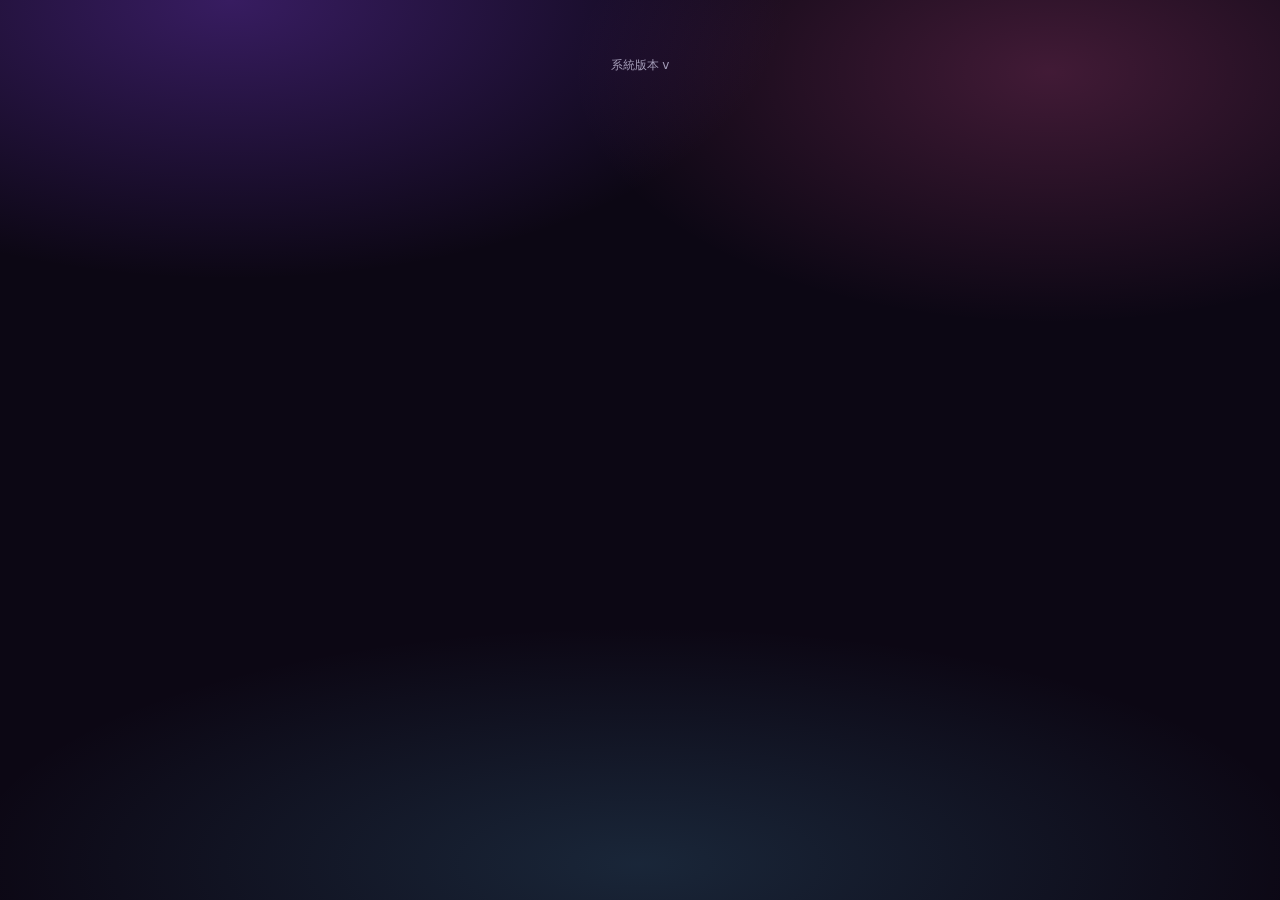
<file: web/index.html>
<!DOCTYPE html>
<html lang="zh-Hant">
<head>
<meta charset="utf-8">
<meta name="viewport" content="width=device-width, initial-scale=1">
<title>流量監控</title>
<!-- 外觀切換。這段必須在 <head> 內同步執行(不能搬進 js/,也不能加 defer):
     頁面一開始畫之前就要把正確的 CSS 掛上,晚一步會先閃一下預設色再跳成使用者選的。
     另外 core/routes.py 只載入「有配對 partials/xxx.html」的 js,單獨一支 theme.js
     不會被注入,所以這段就放在這裡。選單本身由下方 #themepick 的 script 生成。
     選擇同時存 localStorage(擋開頁閃色)與伺服器偏好(換瀏覽器仍在,伺服器為準)。 -->
<link rel="stylesheet" href="style.css" id="themecss">
<script>
// 三種外觀:深色(預設)、淺色、原版。前兩者共用 style.css(靠 <html data-theme> 切換
// token),原版是換掉整支 CSS 檔 —— 它是套用新樣式前的設計,完整保留在 style-classic.css。
var THEMES = [
  { id: "dark",    label: "深色",  css: "style.css",         attr: "dark"  },
  { id: "light",   label: "淺色",  css: "style.css",         attr: "light" },
  { id: "classic", label: "原版",  css: "style-classic.css", attr: ""      },
];
// 目前套用中的外觀 id。給 loadMonitorConfig 判斷「伺服器沒存過時要種哪個值」用。
function currentTheme() {
  var attr = document.documentElement.getAttribute("data-theme");
  var css = document.getElementById("themecss").getAttribute("href");
  var t = THEMES.find(function (x) { return x.css === css && x.attr === (attr || ""); });
  return (t || THEMES[0]).id;
}
// 套用外觀。save=false 用於「從伺服器讀回來的值」—— 那是既有設定,不需要再寫回去。
function applyTheme(id, save) {
  var t = THEMES.find(function (x) { return x.id === id; }) || THEMES[0];
  var link = document.getElementById("themecss");
  // 只在真的換檔時才改 href:重設成同一個值會讓瀏覽器重新抓一次 CSS,畫面閃一下。
  if (link && link.getAttribute("href") !== t.css) link.setAttribute("href", t.css);
  if (t.attr) document.documentElement.setAttribute("data-theme", t.attr);
  else document.documentElement.removeAttribute("data-theme");
  // 回頭同步選單:設 select 的值,自繪按鈕與勾選由 enhanceSelect 的
  // MutationObserver/refreshPicker 跟上(開頁最早期呼叫時選單還沒建好,略過)。
  var sel = document.getElementById("themesel");
  if (sel && sel.value !== t.id) {
    sel.value = t.id;
    if (sel.refreshPicker) sel.refreshPicker();
  }

  if (save !== false) {
    // localStorage:下次開頁在第一個位元組畫出來之前就讀得到,用來擋換色閃爍。
    try { localStorage.setItem("theme", t.id); } catch (e) {}
    // 伺服器:跟著本機偏好檔走(prefs_<機器>.json),換瀏覽器或清快取後仍在。
    // 失敗不擋事 —— 外觀已經套用了,localStorage 也還留著。
    try {
      fetch("/api/prefs", {
        method: "POST",
        headers: { "Content-Type": "application/json" },
        body: JSON.stringify({ theme: t.id }),
      }).catch(function () {});
    } catch (e) {}
  }

  // favicon 用 canvas 畫,吃的是解析後的色值而不是 var() → 換外觀後要重畫一次。
  // 換 CSS 檔時瀏覽器是非同步載入的,得等它套用後再畫,否則會拿到舊配色;
  // 用兩層 rAF 等「下一次真正繪製之後」,比固定 setTimeout 可靠。
  if (window.repaintFavicon) {
    requestAnimationFrame(function () {
      requestAnimationFrame(function () { window.repaintFavicon(); });
    });
  }
}
// 開頁時先用 localStorage 的值把 CSS 掛上(同步,趕在第一次繪製之前,不閃色)。
// 伺服器的偏好稍後由 loadMonitorConfig 帶回來覆寫 —— 伺服器為準,localStorage 只是預填。
// 兩者一致時 applyTheme 會發現 href 沒變,不會重新載入 CSS。
(function () {
  var saved = null;
  try { saved = localStorage.getItem("theme"); } catch (e) {}
  var t = THEMES.find(function (x) { return x.id === saved; }) || THEMES[0];
  document.getElementById("themecss").setAttribute("href", t.css);
  if (t.attr) document.documentElement.setAttribute("data-theme", t.attr);
})();
</script>
</head>
<body>
<!-- 這個檔是外殼。各分頁(panel)拆成 partials/*.html,由伺服器送頁時掃目錄注入,
     對應的 js 也一併產生 script 標籤(見 core/routes.py 的 render_index)。
     加一個頁籤 = 丟 partials/xxx.html + js/xxx.js 兩個新檔,這個檔不用改。 -->
<div class="wrap">

  <div id="restartbanner" class="banner banner-info" style="display:none;">
    🔄 偵測到程式碼已更新,但目前執行中的還是舊版本 —— 請到執行視窗按 Ctrl+C 關掉再重新啟動,變更才會生效。
  </div>

  <div id="healthbanner" class="banner banner-danger banner-x" onclick="dismissHealth()"
       title="點此關閉(再有新錯誤會重新跳出)" style="display:none;"></div>

  <!-- 頁籤按鈕列由 main.js 依 util.js 的 TABS 註冊表生成;外觀選單靠右擺同一排。 -->
  <div class="tabbar">
    <div class="tabs" id="tabs"></div>
    <!-- 外觀選單。用 util.js 的自繪選單(見 enhanceSelect 與 style.css 的 .picker)——
         原生 select 的展開面板由系統畫,樣式對不起來。這裡放原生 select 當骨架,選項由下方 script 填。 -->
    <div class="picker themepick" id="themepick">
      <select id="themesel" data-picker data-picker-head="外觀" aria-label="外觀"
              onchange="applyTheme(this.value)"></select>
    </div>
  </div>
  <script>
  // 選項依上面的 THEMES 產生 —— 加一種外觀只要往那個陣列加一筆,這裡不用改。
  (function () {
    var sel = document.getElementById("themesel");
    var cur = null;
    try { cur = localStorage.getItem("theme"); } catch (e) {}
    if (!THEMES.some(function (t) { return t.id === cur; })) cur = THEMES[0].id;
    THEMES.forEach(function (t) {
      var o = document.createElement("option");
      o.value = t.id;
      o.textContent = t.label;
      sel.appendChild(o);
    });
    sel.value = cur;
    // 這個 select 之後由 util.js 的 enhanceAllSelects 換成自繪選單
    // (它在 body 末尾載入,晚於這裡;#themepick 已是 .picker,會被直接沿用)。
  })();
  </script>

  <!--#include-partials-->

  <div class="hint" style="text-align:center; padding:4px 0 2px;">系統版本 v<!--#version--></div>

</div>

<!-- JS 依功能切分,採傳統 <script>(共用全域作用域,onclick 照常運作,免打包工具)。
     下面這個標記由伺服器換成實際的 script 標籤:util 最先(它定義 registerTab)、
     main 最後(啟動),中間是各頁籤模組,依 partials 檔名字母序。 -->
<!--#include-scripts-->
</body>
</html>
</file>
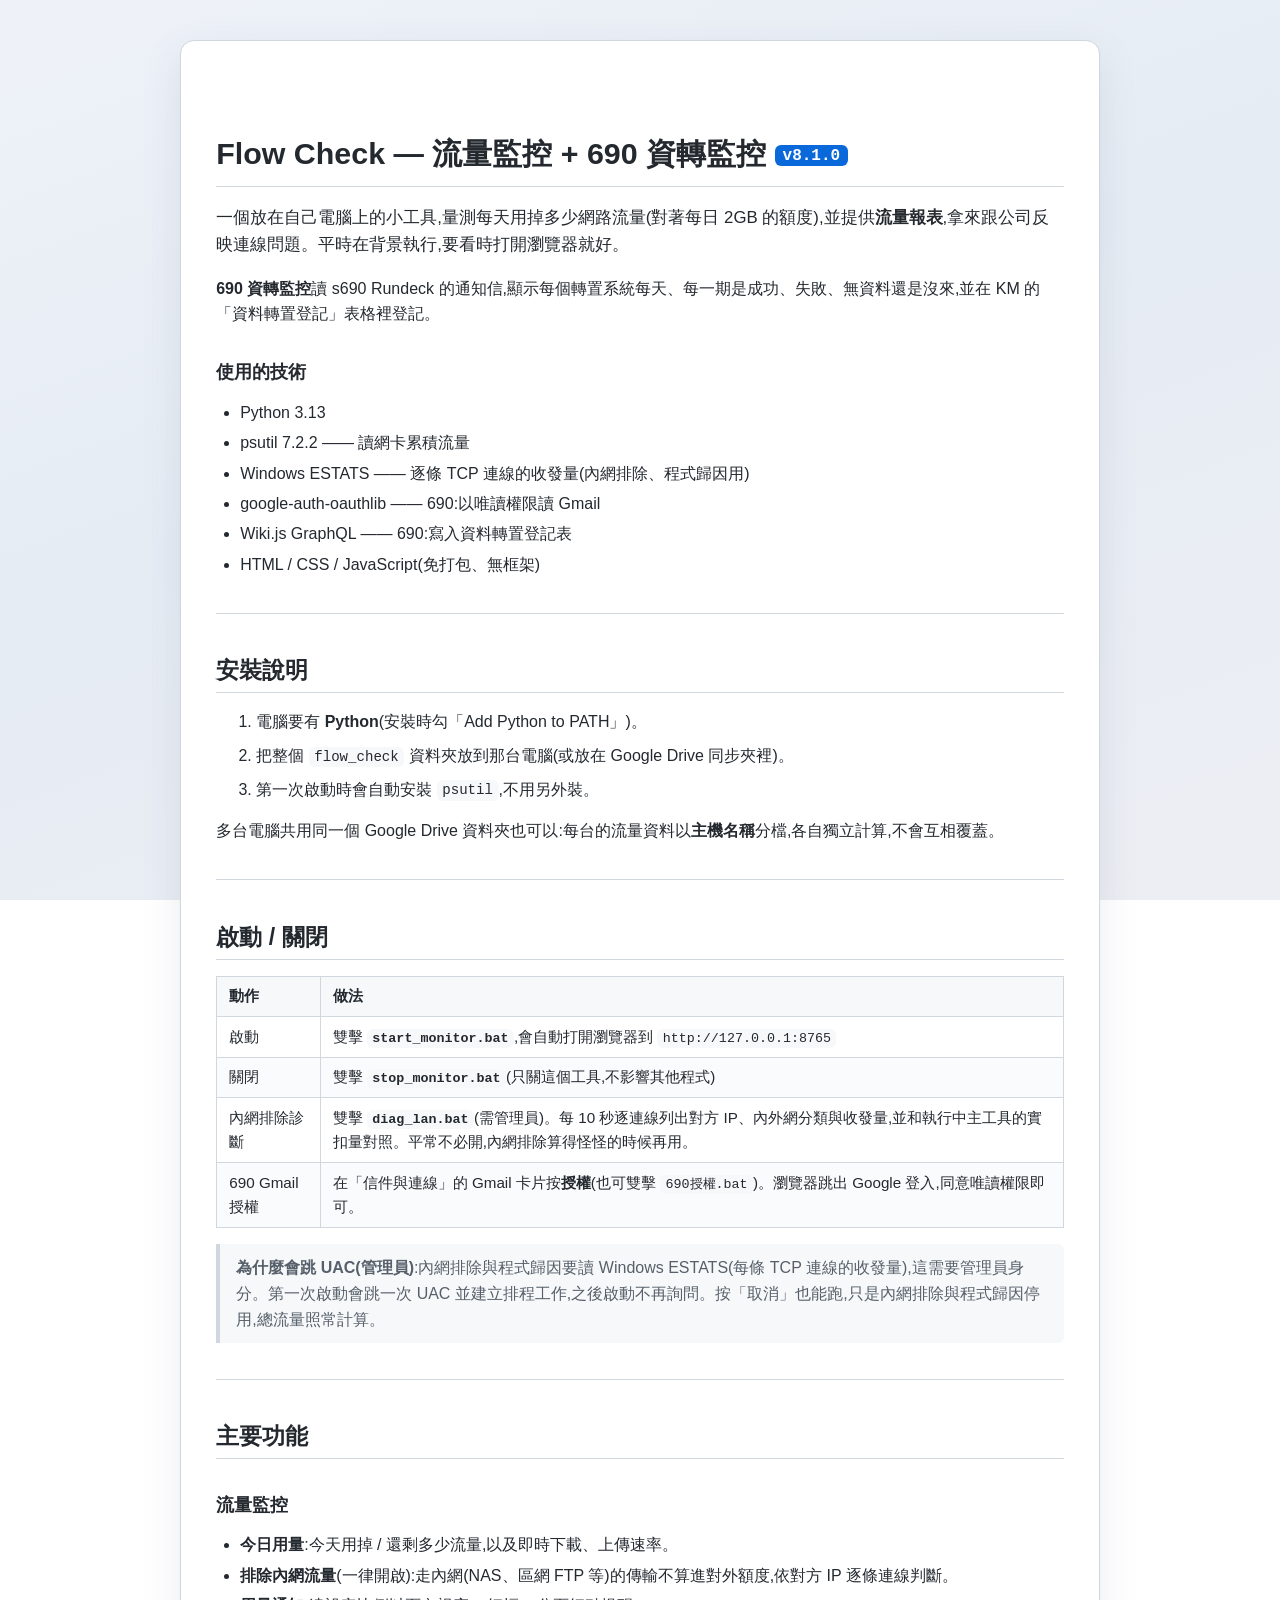
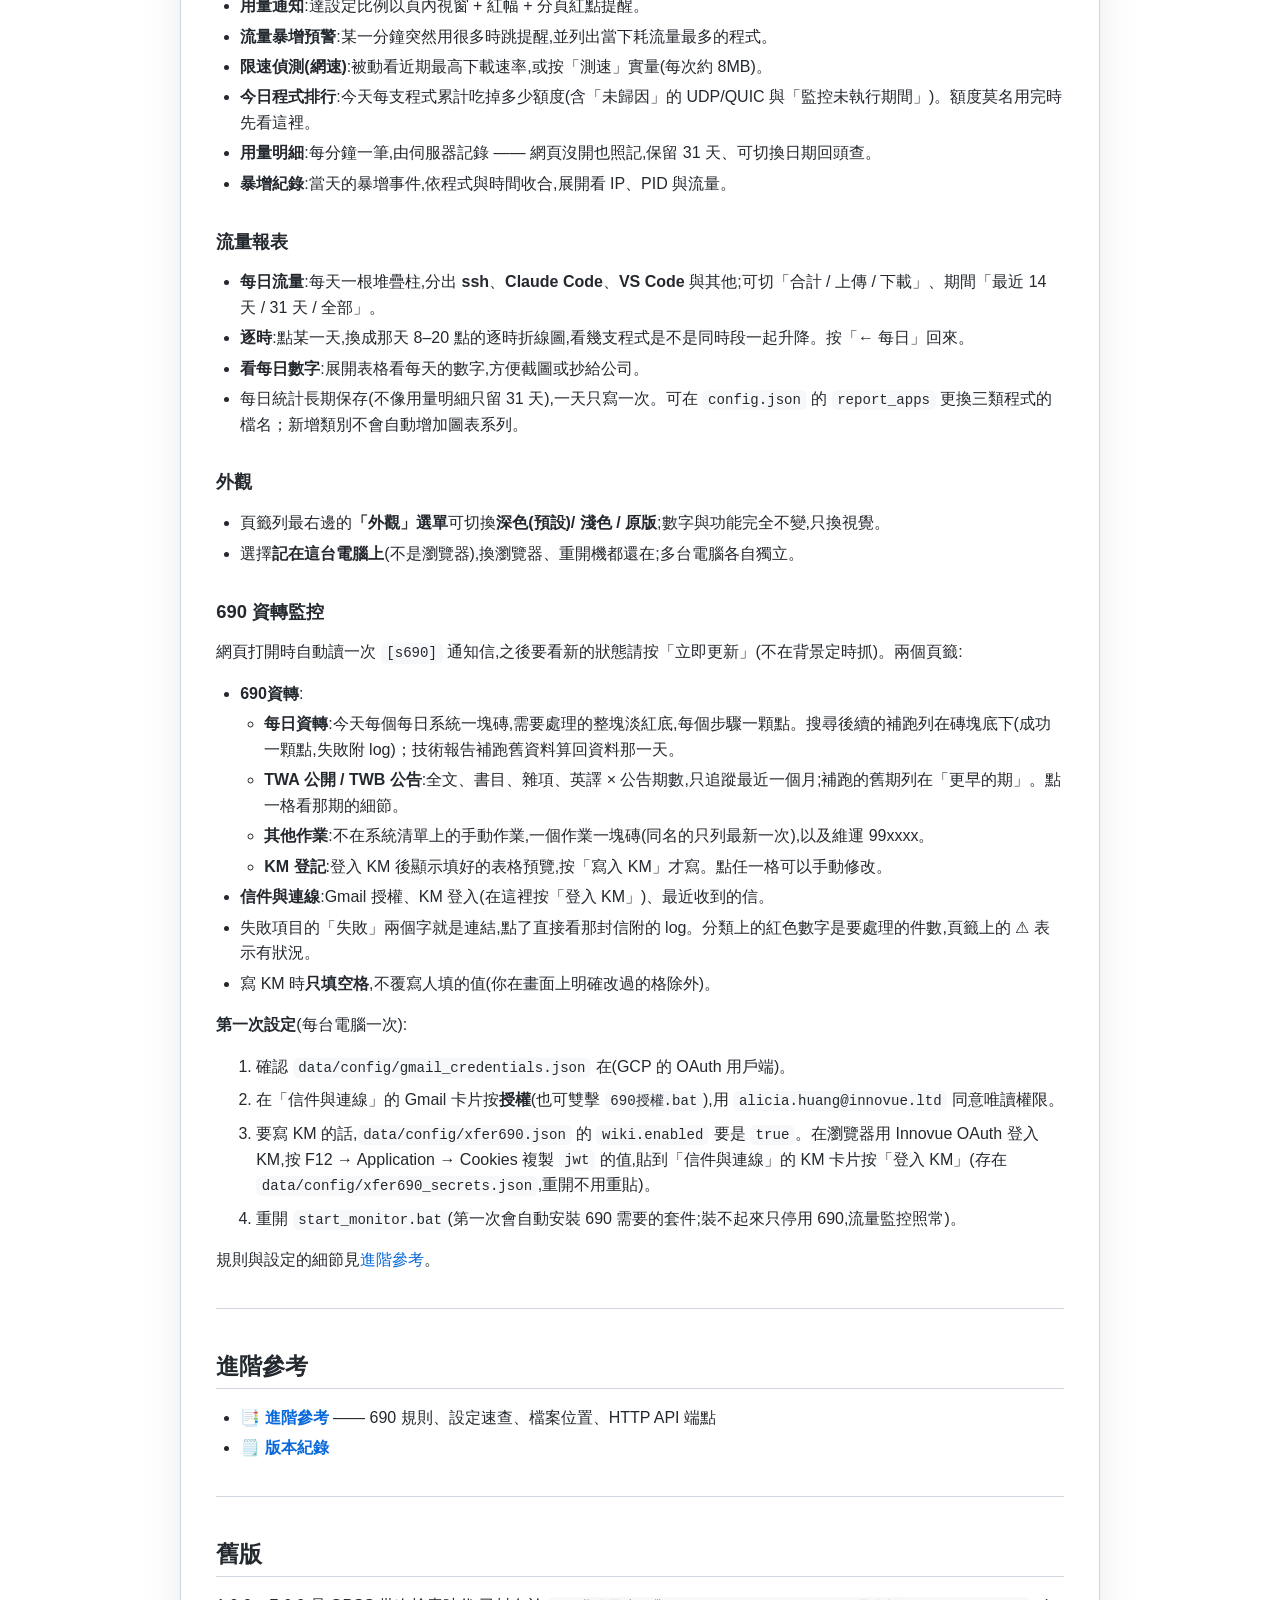
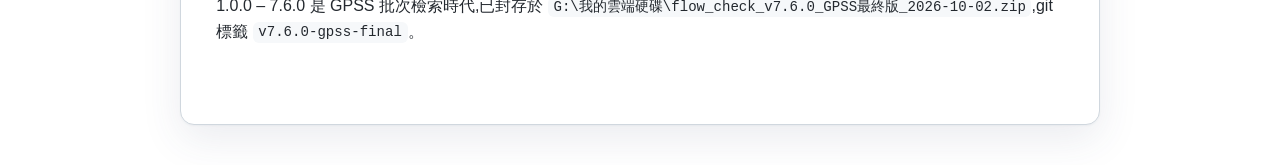
<file: README.html>
<!DOCTYPE html>
<html lang="zh-Hant">
<head>
<meta charset="UTF-8">
<meta name="viewport" content="width=device-width, initial-scale=1.0">
<title>README</title>
<link rel="icon" href="data:image/svg+xml,%3Csvg%20xmlns='http://www.w3.org/2000/svg'%20viewBox='0%200%2064%2064'%3E%3Crect%20x='4'%20y='4'%20width='56'%20height='56'%20rx='14'%20fill='%239e80db'/%3E%3Cg%20fill='%23fff'%20fill-opacity='.92'%3E%3Crect%20x='15'%20y='36'%20width='9'%20height='14'/%3E%3Crect%20x='28'%20y='27'%20width='9'%20height='23'/%3E%3Crect%20x='41'%20y='18'%20width='9'%20height='32'/%3E%3C/g%3E%3C/svg%3E">
<style>
  :root {
    --fg: #24292f;
    --muted: #57606a;
    --border: #d0d7de;
    --bg-code: #f6f8fa;
    --accent: #0969da;
  }
  * { box-sizing: border-box; }
  html {
    min-height: 100%;
    background: linear-gradient(160deg, #eef2f8 0%, #e6ecf4 45%, #eceef3 100%) no-repeat fixed;
  }
  body {
    font-family: -apple-system, "Segoe UI", "Microsoft JhengHei", "PingFang TC", Roboto, Helvetica, Arial, sans-serif;
    line-height: 1.6;
    color: var(--fg);
    max-width: 920px;
    margin: 2.5rem auto;
    padding: 2.4rem 2.2rem 4rem;
    background: #fff;
    border: 1px solid var(--border);
    border-radius: 14px;
    box-shadow: 0 1px 2px rgba(27, 43, 75, 0.04), 0 14px 40px rgba(54, 73, 110, 0.10);
  }
  @media (max-width: 640px) {
    body { margin: 0 auto; border-radius: 0; border-left: 0; border-right: 0; padding: 1.6rem 1.1rem 3rem; }
  }
  h1, h2, h3 { line-height: 1.3; margin-top: 1.8em; margin-bottom: 0.6em; }
  h1 { font-size: 1.9rem; border-bottom: 1px solid var(--border); padding-bottom: 0.4em; }
  h2 { font-size: 1.45rem; border-bottom: 1px solid var(--border); padding-bottom: 0.3em; }
  h3 { font-size: 1.15rem; }
  h1 code.ver {
    font-size: 1rem;
    background: var(--accent);
    color: #fff;
    padding: 0.1em 0.5em;
    border-radius: 6px;
    vertical-align: middle;
  }
  hr { border: 0; border-top: 1px solid var(--border); margin: 2.2rem 0; }
  code {
    font-family: "SFMono-Regular", Consolas, "Liberation Mono", Menlo, monospace;
    background: var(--bg-code);
    padding: 0.15em 0.4em;
    border-radius: 6px;
    font-size: 0.88em;
  }
  pre {
    background: var(--bg-code);
    border: 1px solid var(--border);
    border-radius: 8px;
    padding: 1rem;
    overflow-x: auto;
    line-height: 1.45;
  }
  pre code { background: none; padding: 0; font-size: 0.85em; }
  table {
    border-collapse: collapse;
    width: 100%;
    margin: 1rem 0;
    font-size: 0.95rem;
  }
  th, td {
    border: 1px solid var(--border);
    padding: 0.5em 0.8em;
    text-align: left;
    vertical-align: top;
  }
  th { background: var(--bg-code); font-weight: 600; }
  tr:nth-child(even) td { background: #fafbfc; }
  blockquote {
    margin: 1rem 0;
    padding: 0.4em 1em;
    color: var(--muted);
    border-left: 4px solid var(--border);
    background: var(--bg-code);
    border-radius: 0 6px 6px 0;
  }
  blockquote p { margin: 0.3em 0; }
  ul { padding-left: 1.5em; }
  li { margin: 0.3em 0; }
  a { color: var(--accent); text-decoration: none; }
  a:hover { text-decoration: underline; }
  .star { color: #bf8700; }
  .lead { font-size: 1.05rem; }
  .steps li { margin: 0.5em 0; }
</style>
</head>
<body>

<h1>Flow Check — 流量監控 + 690 資轉監控 <code class="ver">v8.1.0</code></h1>

<p class="lead">一個放在自己電腦上的小工具,量測每天用掉多少網路流量(對著每日 2GB 的額度),並提供<strong>流量報表</strong>,拿來跟公司反映連線問題。平時在背景執行,要看時打開瀏覽器就好。</p>

<p><strong>690 資轉監控</strong>讀 s690 Rundeck 的通知信,顯示每個轉置系統每天、每一期是成功、失敗、無資料還是沒來,並在 KM 的「資料轉置登記」表格裡登記。</p>

<h3>使用的技術</h3>
<ul>
  <li>Python 3.13</li>
  <li>psutil 7.2.2 —— 讀網卡累積流量</li>
  <li>Windows ESTATS —— 逐條 TCP 連線的收發量(內網排除、程式歸因用)</li>
  <li>google-auth-oauthlib —— 690:以唯讀權限讀 Gmail</li>
  <li>Wiki.js GraphQL —— 690:寫入資料轉置登記表</li>
  <li>HTML / CSS / JavaScript(免打包、無框架)</li>
</ul>

<hr>

<h2>安裝說明</h2>
<ol class="steps">
  <li>電腦要有 <strong>Python</strong>(安裝時勾「Add Python to PATH」)。</li>
  <li>把整個 <code>flow_check</code> 資料夾放到那台電腦(或放在 Google Drive 同步夾裡)。</li>
  <li>第一次啟動時會自動安裝 <code>psutil</code>,不用另外裝。</li>
</ol>
<p>多台電腦共用同一個 Google Drive 資料夾也可以:每台的流量資料以<strong>主機名稱</strong>分檔,各自獨立計算,不會互相覆蓋。</p>

<hr>

<h2>啟動 / 關閉</h2>

<table>
  <thead>
    <tr><th>動作</th><th>做法</th></tr>
  </thead>
  <tbody>
    <tr><td>啟動</td><td>雙擊 <strong><code>start_monitor.bat</code></strong>,會自動打開瀏覽器到 <code>http://127.0.0.1:8765</code></td></tr>
    <tr><td>關閉</td><td>雙擊 <strong><code>stop_monitor.bat</code></strong>(只關這個工具,不影響其他程式)</td></tr>
    <tr><td>內網排除診斷</td><td>雙擊 <strong><code>diag_lan.bat</code></strong>(需管理員)。每 10 秒逐連線列出對方 IP、內外網分類與收發量,並和執行中主工具的實扣量對照。平常不必開,內網排除算得怪怪的時候再用。</td></tr>
    <tr><td>690 Gmail 授權</td><td>在「信件與連線」的 Gmail 卡片按<strong>授權</strong>(也可雙擊 <code>690授權.bat</code>)。瀏覽器跳出 Google 登入,同意唯讀權限即可。</td></tr>
  </tbody>
</table>

<blockquote>
  <p><strong>為什麼會跳 UAC(管理員)</strong>:內網排除與程式歸因要讀 Windows ESTATS(每條 TCP 連線的收發量),這需要管理員身分。第一次啟動會跳一次 UAC 並建立排程工作,之後啟動不再詢問。按「取消」也能跑,只是內網排除與程式歸因停用,總流量照常計算。</p>
</blockquote>

<hr>

<h2>主要功能</h2>

<h3>流量監控</h3>
<ul>
  <li><strong>今日用量</strong>:今天用掉 / 還剩多少流量,以及即時下載、上傳速率。</li>
  <li><strong>排除內網流量</strong>(一律開啟):走內網(NAS、區網 FTP 等)的傳輸不算進對外額度,依對方 IP 逐條連線判斷。</li>
  <li><strong>用量通知</strong>:達設定比例以頁內視窗 + 紅幅 + 分頁紅點提醒。</li>
  <li><strong>流量暴增預警</strong>:某一分鐘突然用很多時跳提醒,並列出當下耗流量最多的程式。</li>
  <li><strong>限速偵測(網速)</strong>:被動看近期最高下載速率,或按「測速」實量(每次約 8MB)。</li>
  <li><strong>今日程式排行</strong>:今天每支程式累計吃掉多少額度(含「未歸因」的 UDP/QUIC 與「監控未執行期間」)。額度莫名用完時先看這裡。</li>
  <li><strong>用量明細</strong>:每分鐘一筆,由伺服器記錄 —— 網頁沒開也照記,保留 31 天、可切換日期回頭查。</li>
  <li><strong>暴增紀錄</strong>:當天的暴增事件,依程式與時間收合,展開看 IP、PID 與流量。</li>
</ul>

<h3>流量報表</h3>
<ul>
  <li><strong>每日流量</strong>:每天一根堆疊柱,分出 <strong>ssh</strong>、<strong>Claude Code</strong>、<strong>VS Code</strong> 與其他;可切「合計 / 上傳 / 下載」、期間「最近 14 天 / 31 天 / 全部」。</li>
  <li><strong>逐時</strong>:點某一天,換成那天 8–20 點的逐時折線圖,看幾支程式是不是同時段一起升降。按「← 每日」回來。</li>
  <li><strong>看每日數字</strong>:展開表格看每天的數字,方便截圖或抄給公司。</li>
  <li>每日統計長期保存(不像用量明細只留 31 天),一天只寫一次。可在 <code>config.json</code> 的 <code>report_apps</code> 更換三類程式的檔名；新增類別不會自動增加圖表系列。</li>
</ul>

<h3>外觀</h3>
<ul>
  <li>頁籤列最右邊的<strong>「外觀」選單</strong>可切換<strong>深色(預設)/ 淺色 / 原版</strong>;數字與功能完全不變,只換視覺。</li>
  <li>選擇<strong>記在這台電腦上</strong>(不是瀏覽器),換瀏覽器、重開機都還在;多台電腦各自獨立。</li>
</ul>

<h3>690 資轉監控</h3>
<p>網頁打開時自動讀一次 <code>[s690]</code> 通知信,之後要看新的狀態請按「立即更新」(不在背景定時抓)。兩個頁籤:</p>
<ul>
  <li><strong>690資轉</strong>:
    <ul>
      <li><strong>每日資轉</strong>:今天每個每日系統一塊磚,需要處理的整塊淡紅底,每個步驟一顆點。搜尋後續的補跑列在磚塊底下(成功一顆點,失敗附 log)；技術報告補跑舊資料算回資料那一天。</li>
      <li><strong>TWA 公開 / TWB 公告</strong>:全文、書目、雜項、英譯 × 公告期數,只追蹤最近一個月;補跑的舊期列在「更早的期」。點一格看那期的細節。</li>
      <li><strong>其他作業</strong>:不在系統清單上的手動作業,一個作業一塊磚(同名的只列最新一次),以及維運 99xxxx。</li>
      <li><strong>KM 登記</strong>:登入 KM 後顯示填好的表格預覽,按「寫入 KM」才寫。點任一格可以手動修改。</li>
    </ul>
  </li>
  <li><strong>信件與連線</strong>:Gmail 授權、KM 登入(在這裡按「登入 KM」)、最近收到的信。</li>
  <li>失敗項目的「失敗」兩個字就是連結,點了直接看那封信附的 log。分類上的紅色數字是要處理的件數,頁籤上的 ⚠ 表示有狀況。</li>
  <li>寫 KM 時<strong>只填空格</strong>,不覆寫人填的值(你在畫面上明確改過的格除外)。</li>
</ul>

<p><strong>第一次設定</strong>(每台電腦一次):</p>
<ol class="steps">
  <li>確認 <code>data/config/gmail_credentials.json</code> 在(GCP 的 OAuth 用戶端)。</li>
  <li>在「信件與連線」的 Gmail 卡片按<strong>授權</strong>(也可雙擊 <code>690授權.bat</code>),用 <code>alicia.huang@innovue.ltd</code> 同意唯讀權限。</li>
  <li>要寫 KM 的話,<code>data/config/xfer690.json</code> 的 <code>wiki.enabled</code> 要是 <code>true</code>。在瀏覽器用 Innovue OAuth 登入 KM,按 F12 → Application → Cookies 複製 <code>jwt</code> 的值,貼到「信件與連線」的 KM 卡片按「登入 KM」(存在 <code>data/config/xfer690_secrets.json</code>,重開不用重貼)。</li>
  <li>重開 <code>start_monitor.bat</code>(第一次會自動安裝 690 需要的套件;裝不起來只停用 690,流量監控照常)。</li>
</ol>
<p>規則與設定的細節見<a href="doc/進階參考.html">進階參考</a>。</p>

<hr>

<h2>進階參考</h2>
<ul>
  <li>📑 <a href="doc/進階參考.html"><strong>進階參考</strong></a> —— 690 規則、設定速查、檔案位置、HTTP API 端點</li>
  <li>🗒️ <a href="doc/版本紀錄.html"><strong>版本紀錄</strong></a></li>
</ul>

<hr>

<h2>舊版</h2>
<p>1.0.0 – 7.6.0 是 GPSS 批次檢索時代,已封存於 <code>G:\我的雲端硬碟\flow_check_v7.6.0_GPSS最終版_2026-10-02.zip</code>,git 標籤 <code>v7.6.0-gpss-final</code>。</p>

</body>
</html>
</file>
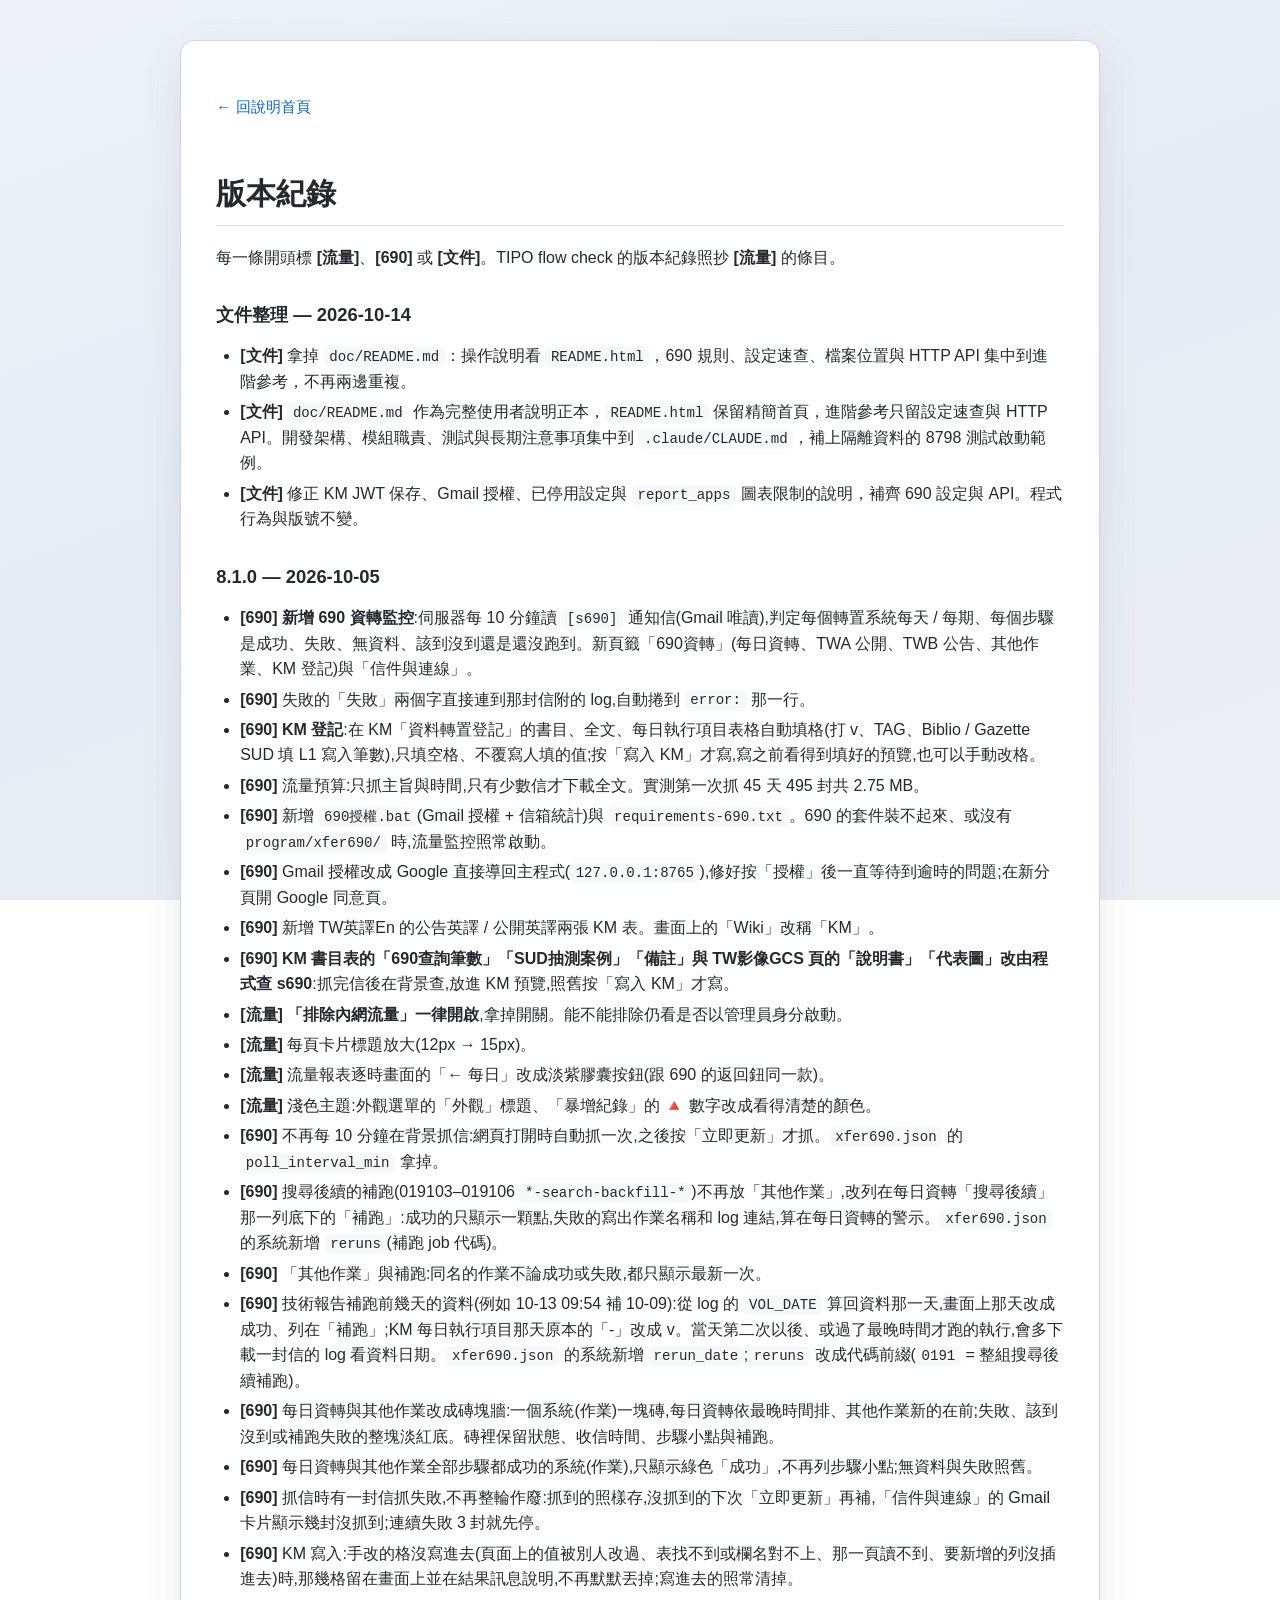
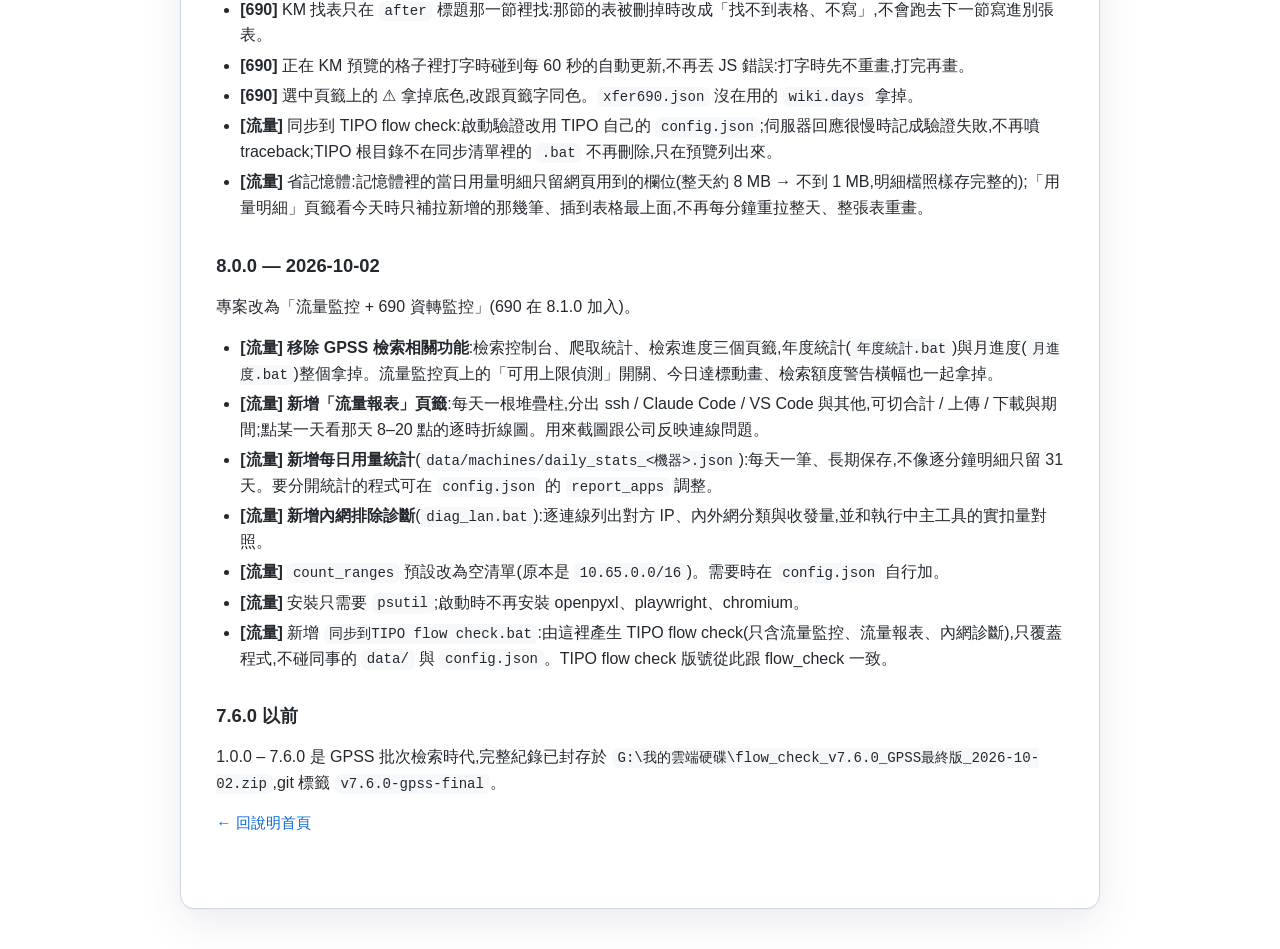
<file: doc/版本紀錄.html>
<!DOCTYPE html>
<html lang="zh-Hant">
<head>
<meta charset="UTF-8">
<meta name="viewport" content="width=device-width, initial-scale=1.0">
<title>Flow Check — 版本紀錄</title>
<link rel="icon" href="data:image/svg+xml,%3Csvg%20xmlns='http://www.w3.org/2000/svg'%20viewBox='0%200%2064%2064'%3E%3Crect%20x='4'%20y='4'%20width='56'%20height='56'%20rx='14'%20fill='%239e80db'/%3E%3Cg%20fill='%23fff'%20fill-opacity='.92'%3E%3Crect%20x='15'%20y='36'%20width='9'%20height='14'/%3E%3Crect%20x='28'%20y='27'%20width='9'%20height='23'/%3E%3Crect%20x='41'%20y='18'%20width='9'%20height='32'/%3E%3C/g%3E%3C/svg%3E">
<style>
  :root {
    --fg: #24292f;
    --muted: #57606a;
    --border: #d0d7de;
    --bg-code: #f6f8fa;
    --accent: #0969da;
  }
  * { box-sizing: border-box; }
  html {
    min-height: 100%;
    background: linear-gradient(160deg, #eef2f8 0%, #e6ecf4 45%, #eceef3 100%) no-repeat fixed;
  }
  body {
    font-family: -apple-system, "Segoe UI", "Microsoft JhengHei", "PingFang TC", Roboto, Helvetica, Arial, sans-serif;
    line-height: 1.6;
    color: var(--fg);
    max-width: 920px;
    margin: 2.5rem auto;
    padding: 2.4rem 2.2rem 4rem;
    background: #fff;
    border: 1px solid var(--border);
    border-radius: 14px;
    box-shadow: 0 1px 2px rgba(27, 43, 75, 0.04), 0 14px 40px rgba(54, 73, 110, 0.10);
  }
  @media (max-width: 640px) {
    body { margin: 0 auto; border-radius: 0; border-left: 0; border-right: 0; padding: 1.6rem 1.1rem 3rem; }
  }
  h1, h2, h3 { line-height: 1.3; margin-top: 1.8em; margin-bottom: 0.6em; }
  h1 { font-size: 1.9rem; border-bottom: 1px solid var(--border); padding-bottom: 0.4em; }
  h2 { font-size: 1.45rem; border-bottom: 1px solid var(--border); padding-bottom: 0.3em; }
  h3 { font-size: 1.15rem; }
  h1 code.ver {
    font-size: 1rem;
    background: var(--accent);
    color: #fff;
    padding: 0.1em 0.5em;
    border-radius: 6px;
    vertical-align: middle;
  }
  hr { border: 0; border-top: 1px solid var(--border); margin: 2.2rem 0; }
  code {
    font-family: "SFMono-Regular", Consolas, "Liberation Mono", Menlo, monospace;
    background: var(--bg-code);
    padding: 0.15em 0.4em;
    border-radius: 6px;
    font-size: 0.88em;
  }
  pre {
    background: var(--bg-code);
    border: 1px solid var(--border);
    border-radius: 8px;
    padding: 1rem;
    overflow-x: auto;
    line-height: 1.45;
  }
  pre code { background: none; padding: 0; font-size: 0.85em; }
  table {
    border-collapse: collapse;
    width: 100%;
    margin: 1rem 0;
    font-size: 0.95rem;
  }
  th, td {
    border: 1px solid var(--border);
    padding: 0.5em 0.8em;
    text-align: left;
    vertical-align: top;
  }
  th { background: var(--bg-code); font-weight: 600; }
  tr:nth-child(even) td { background: #fafbfc; }
  blockquote {
    margin: 1rem 0;
    padding: 0.4em 1em;
    color: var(--muted);
    border-left: 4px solid var(--border);
    background: var(--bg-code);
    border-radius: 0 6px 6px 0;
  }
  blockquote p { margin: 0.3em 0; }
  ul { padding-left: 1.5em; }
  li { margin: 0.3em 0; }
  a { color: var(--accent); text-decoration: none; }
  a:hover { text-decoration: underline; }
  .star { color: #bf8700; }
  .lead { font-size: 1.05rem; }
  .steps li { margin: 0.5em 0; }
  .backlink { font-size: 0.95rem; margin-bottom: 0.5rem; }
</style>
</head>
<body>

<p class="backlink"><a href="../README.html">← 回說明首頁</a></p>

<h1>版本紀錄</h1>

<p>每一條開頭標 <strong>[流量]</strong>、<strong>[690]</strong> 或 <strong>[文件]</strong>。TIPO flow check 的版本紀錄照抄 <strong>[流量]</strong> 的條目。</p>

<h3>文件整理 — 2026-10-14</h3>
<ul>
  <li><strong>[文件]</strong> 拿掉 <code>doc/README.md</code>：操作說明看 <code>README.html</code>，690 規則、設定速查、檔案位置與 HTTP API 集中到進階參考，不再兩邊重複。</li>
  <li><strong>[文件]</strong> <code>doc/README.md</code> 作為完整使用者說明正本，<code>README.html</code> 保留精簡首頁，進階參考只留設定速查與 HTTP API。開發架構、模組職責、測試與長期注意事項集中到 <code>.claude/CLAUDE.md</code>，補上隔離資料的 8798 測試啟動範例。</li>
  <li><strong>[文件]</strong> 修正 KM JWT 保存、Gmail 授權、已停用設定與 <code>report_apps</code> 圖表限制的說明，補齊 690 設定與 API。程式行為與版號不變。</li>
</ul>

<h3>8.1.0 — 2026-10-05</h3>
<ul>
  <li><strong>[690]</strong> <strong>新增 690 資轉監控</strong>:伺服器每 10 分鐘讀 <code>[s690]</code> 通知信(Gmail 唯讀),判定每個轉置系統每天 / 每期、每個步驟是成功、失敗、無資料、該到沒到還是還沒跑到。新頁籤「690資轉」(每日資轉、TWA 公開、TWB 公告、其他作業、KM 登記)與「信件與連線」。</li>
  <li><strong>[690]</strong> 失敗的「失敗」兩個字直接連到那封信附的 log,自動捲到 <code>error:</code> 那一行。</li>
  <li><strong>[690]</strong> <strong>KM 登記</strong>:在 KM「資料轉置登記」的書目、全文、每日執行項目表格自動填格(打 v、TAG、Biblio / Gazette SUD 填 L1 寫入筆數),只填空格、不覆寫人填的值;按「寫入 KM」才寫,寫之前看得到填好的預覽,也可以手動改格。</li>
  <li><strong>[690]</strong> 流量預算:只抓主旨與時間,只有少數信才下載全文。實測第一次抓 45 天 495 封共 2.75 MB。</li>
  <li><strong>[690]</strong> 新增 <code>690授權.bat</code>(Gmail 授權 + 信箱統計)與 <code>requirements-690.txt</code>。690 的套件裝不起來、或沒有 <code>program/xfer690/</code> 時,流量監控照常啟動。</li>
  <li><strong>[690]</strong> Gmail 授權改成 Google 直接導回主程式(<code>127.0.0.1:8765</code>),修好按「授權」後一直等待到逾時的問題;在新分頁開 Google 同意頁。</li>
  <li><strong>[690]</strong> 新增 TW英譯En 的公告英譯 / 公開英譯兩張 KM 表。畫面上的「Wiki」改稱「KM」。</li>
  <li><strong>[690]</strong> <strong>KM 書目表的「690查詢筆數」「SUD抽測案例」「備註」與 TW影像GCS 頁的「說明書」「代表圖」改由程式查 s690</strong>:抓完信後在背景查,放進 KM 預覽,照舊按「寫入 KM」才寫。</li>
  <li><strong>[流量]</strong> <strong>「排除內網流量」一律開啟</strong>,拿掉開關。能不能排除仍看是否以管理員身分啟動。</li>
  <li><strong>[流量]</strong> 每頁卡片標題放大(12px → 15px)。</li>
  <li><strong>[流量]</strong> 流量報表逐時畫面的「← 每日」改成淡紫膠囊按鈕(跟 690 的返回鈕同一款)。</li>
  <li><strong>[流量]</strong> 淺色主題:外觀選單的「外觀」標題、「暴增紀錄」的 🔺 數字改成看得清楚的顏色。</li>
  <li><strong>[690]</strong> 不再每 10 分鐘在背景抓信:網頁打開時自動抓一次,之後按「立即更新」才抓。<code>xfer690.json</code> 的 <code>poll_interval_min</code> 拿掉。</li>
  <li><strong>[690]</strong> 搜尋後續的補跑(019103–019106 <code>*-search-backfill-*</code>)不再放「其他作業」,改列在每日資轉「搜尋後續」那一列底下的「補跑」:成功的只顯示一顆點,失敗的寫出作業名稱和 log 連結,算在每日資轉的警示。<code>xfer690.json</code> 的系統新增 <code>reruns</code>(補跑 job 代碼)。</li>
  <li><strong>[690]</strong> 「其他作業」與補跑:同名的作業不論成功或失敗,都只顯示最新一次。</li>
  <li><strong>[690]</strong> 技術報告補跑前幾天的資料(例如 10-13 09:54 補 10-09):從 log 的 <code>VOL_DATE</code> 算回資料那一天,畫面上那天改成成功、列在「補跑」;KM 每日執行項目那天原本的「-」改成 v。當天第二次以後、或過了最晚時間才跑的執行,會多下載一封信的 log 看資料日期。<code>xfer690.json</code> 的系統新增 <code>rerun_date</code>;<code>reruns</code> 改成代碼前綴(<code>0191</code> = 整組搜尋後續補跑)。</li>
  <li><strong>[690]</strong> 每日資轉與其他作業改成磚塊牆:一個系統(作業)一塊磚,每日資轉依最晚時間排、其他作業新的在前;失敗、該到沒到或補跑失敗的整塊淡紅底。磚裡保留狀態、收信時間、步驟小點與補跑。</li>
  <li><strong>[690]</strong> 每日資轉與其他作業全部步驟都成功的系統(作業),只顯示綠色「成功」,不再列步驟小點;無資料與失敗照舊。</li>
  <li><strong>[690]</strong> 抓信時有一封信抓失敗,不再整輪作廢:抓到的照樣存,沒抓到的下次「立即更新」再補,「信件與連線」的 Gmail 卡片顯示幾封沒抓到;連續失敗 3 封就先停。</li>
  <li><strong>[690]</strong> KM 寫入:手改的格沒寫進去(頁面上的值被別人改過、表找不到或欄名對不上、那一頁讀不到、要新增的列沒插進去)時,那幾格留在畫面上並在結果訊息說明,不再默默丟掉;寫進去的照常清掉。</li>
  <li><strong>[690]</strong> KM 找表只在 <code>after</code> 標題那一節裡找:那節的表被刪掉時改成「找不到表格、不寫」,不會跑去下一節寫進別張表。</li>
  <li><strong>[690]</strong> 正在 KM 預覽的格子裡打字時碰到每 60 秒的自動更新,不再丟 JS 錯誤:打字時先不重畫,打完再畫。</li>
  <li><strong>[690]</strong> 選中頁籤上的 ⚠ 拿掉底色,改跟頁籤字同色。<code>xfer690.json</code> 沒在用的 <code>wiki.days</code> 拿掉。</li>
  <li><strong>[流量]</strong> 同步到 TIPO flow check:啟動驗證改用 TIPO 自己的 <code>config.json</code>;伺服器回應很慢時記成驗證失敗,不再噴 traceback;TIPO 根目錄不在同步清單裡的 <code>.bat</code> 不再刪除,只在預覽列出來。</li>
  <li><strong>[流量]</strong> 省記憶體:記憶體裡的當日用量明細只留網頁用到的欄位(整天約 8 MB → 不到 1 MB,明細檔照樣存完整的);「用量明細」頁籤看今天時只補拉新增的那幾筆、插到表格最上面,不再每分鐘重拉整天、整張表重畫。</li>
</ul>

<h3>8.0.0 — 2026-10-02</h3>
<p>專案改為「流量監控 + 690 資轉監控」(690 在 8.1.0 加入)。</p>
<ul>
  <li><strong>[流量]</strong> <strong>移除 GPSS 檢索相關功能</strong>:檢索控制台、爬取統計、檢索進度三個頁籤,年度統計(<code>年度統計.bat</code>)與月進度(<code>月進度.bat</code>)整個拿掉。流量監控頁上的「可用上限偵測」開關、今日達標動畫、檢索額度警告橫幅也一起拿掉。</li>
  <li><strong>[流量]</strong> <strong>新增「流量報表」頁籤</strong>:每天一根堆疊柱,分出 ssh / Claude Code / VS Code 與其他,可切合計 / 上傳 / 下載與期間;點某一天看那天 8–20 點的逐時折線圖。用來截圖跟公司反映連線問題。</li>
  <li><strong>[流量]</strong> <strong>新增每日用量統計</strong>(<code>data/machines/daily_stats_&lt;機器&gt;.json</code>):每天一筆、長期保存,不像逐分鐘明細只留 31 天。要分開統計的程式可在 <code>config.json</code> 的 <code>report_apps</code> 調整。</li>
  <li><strong>[流量]</strong> <strong>新增內網排除診斷</strong>(<code>diag_lan.bat</code>):逐連線列出對方 IP、內外網分類與收發量,並和執行中主工具的實扣量對照。</li>
  <li><strong>[流量]</strong> <code>count_ranges</code> 預設改為空清單(原本是 <code>10.65.0.0/16</code>)。需要時在 <code>config.json</code> 自行加。</li>
  <li><strong>[流量]</strong> 安裝只需要 <code>psutil</code>;啟動時不再安裝 openpyxl、playwright、chromium。</li>
  <li><strong>[流量]</strong> 新增 <code>同步到TIPO flow check.bat</code>:由這裡產生 TIPO flow check(只含流量監控、流量報表、內網診斷),只覆蓋程式,不碰同事的 <code>data/</code> 與 <code>config.json</code>。TIPO flow check 版號從此跟 flow_check 一致。</li>
</ul>

<h3>7.6.0 以前</h3>
<p>1.0.0 – 7.6.0 是 GPSS 批次檢索時代,完整紀錄已封存於 <code>G:\我的雲端硬碟\flow_check_v7.6.0_GPSS最終版_2026-10-02.zip</code>,git 標籤 <code>v7.6.0-gpss-final</code>。</p>

<p class="backlink"><a href="../README.html">← 回說明首頁</a></p>

</body>
</html>
</file>
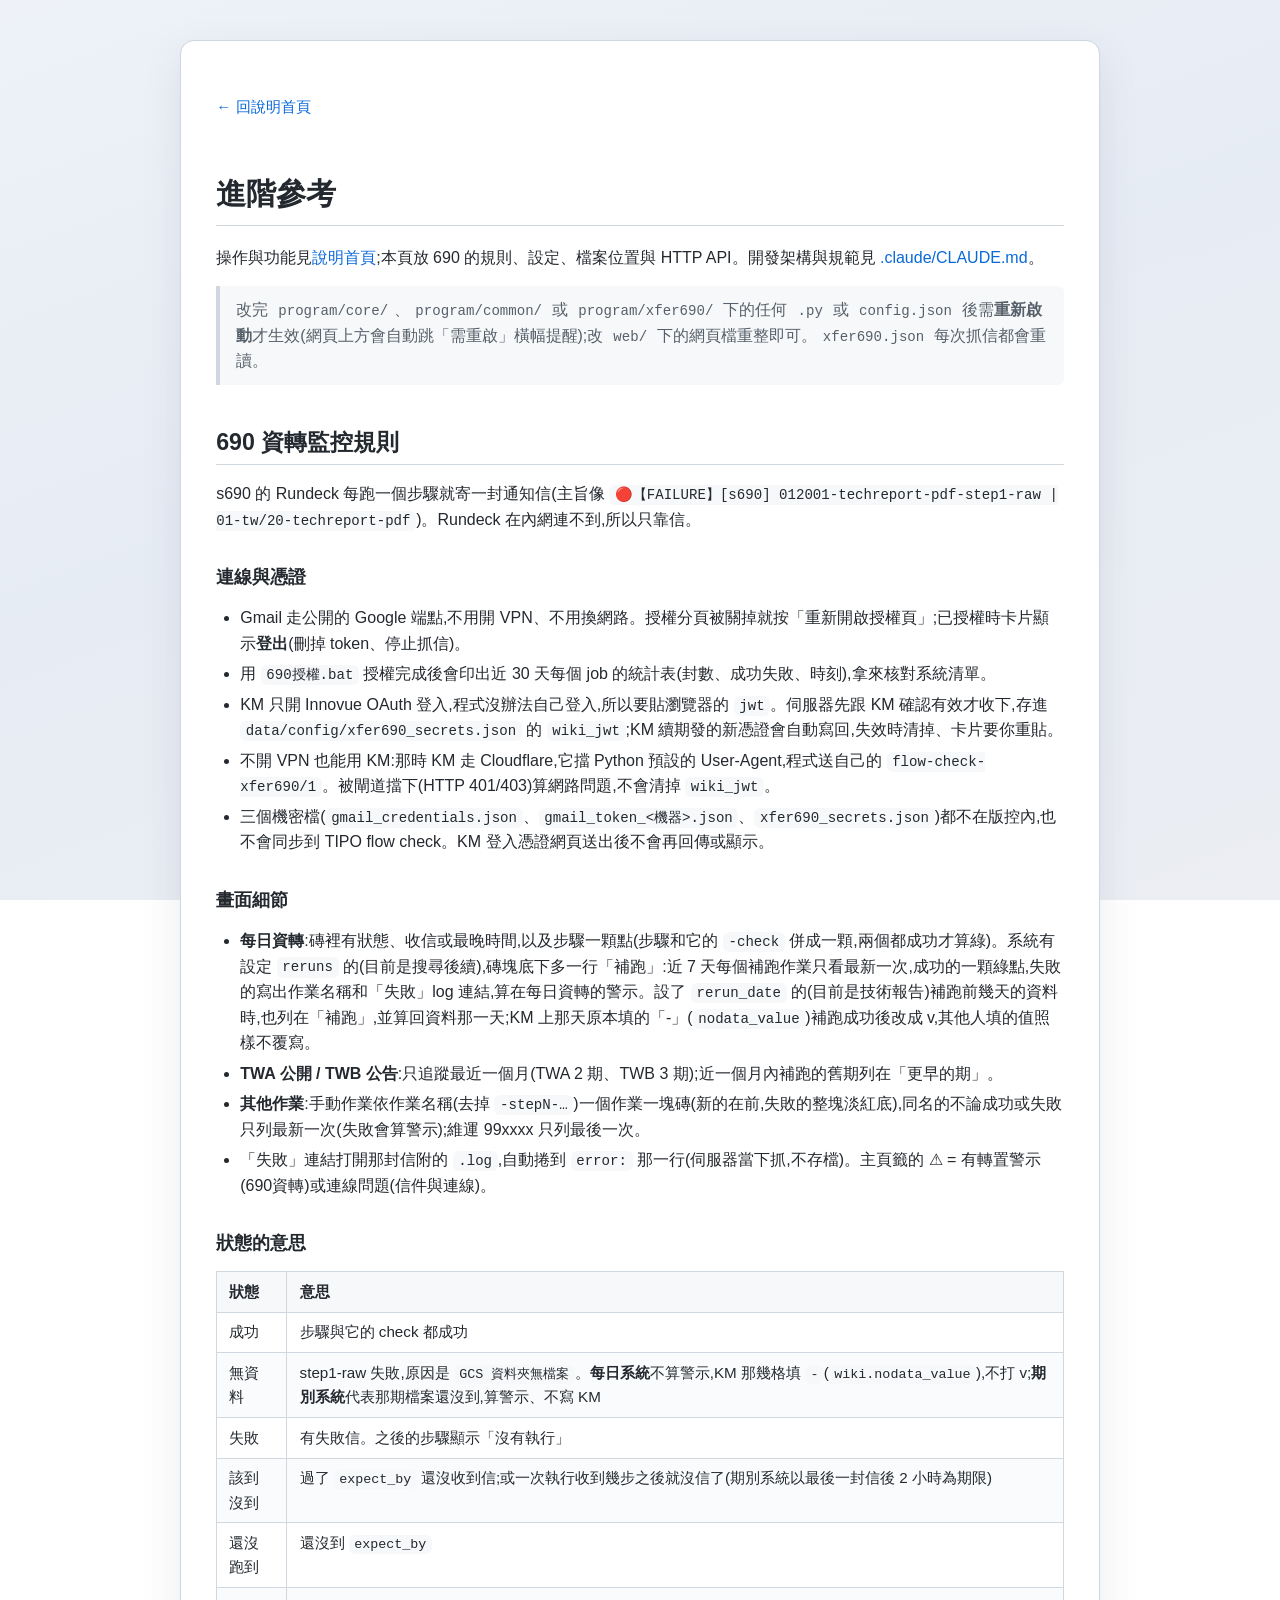
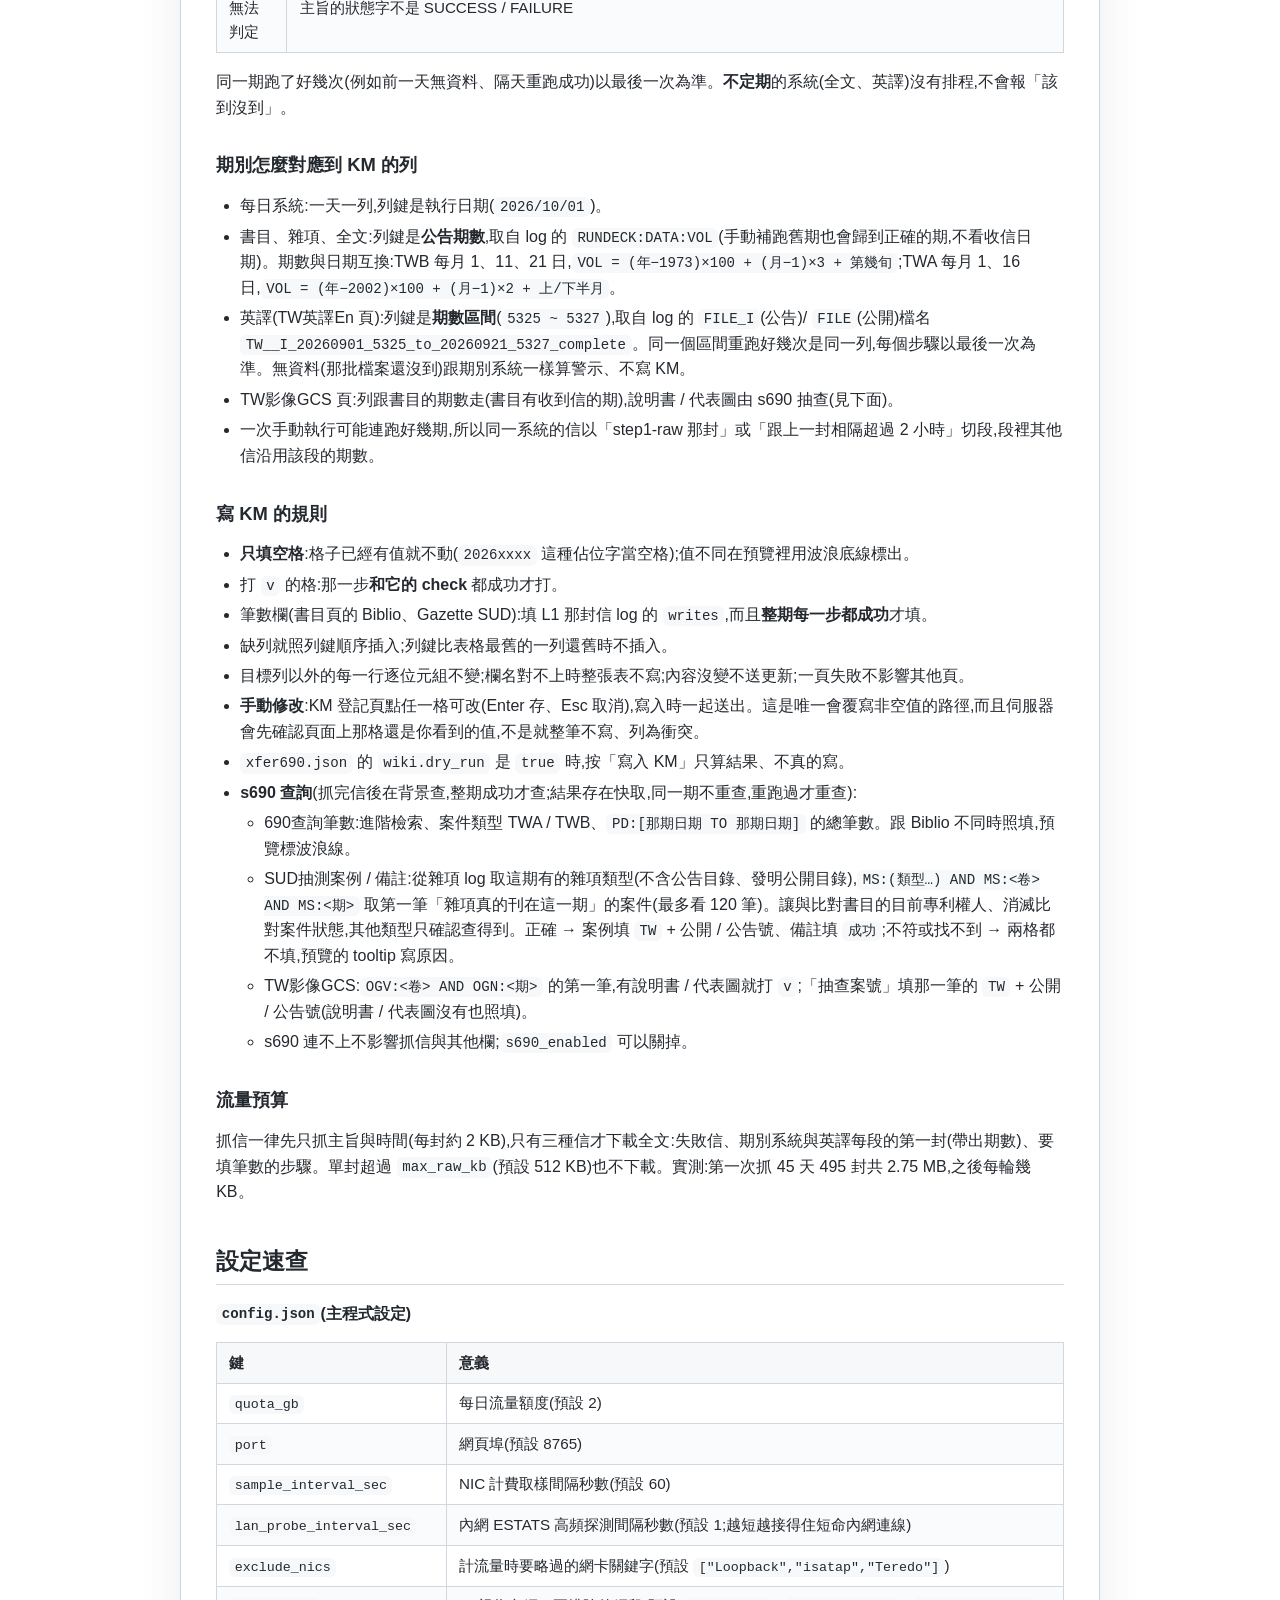
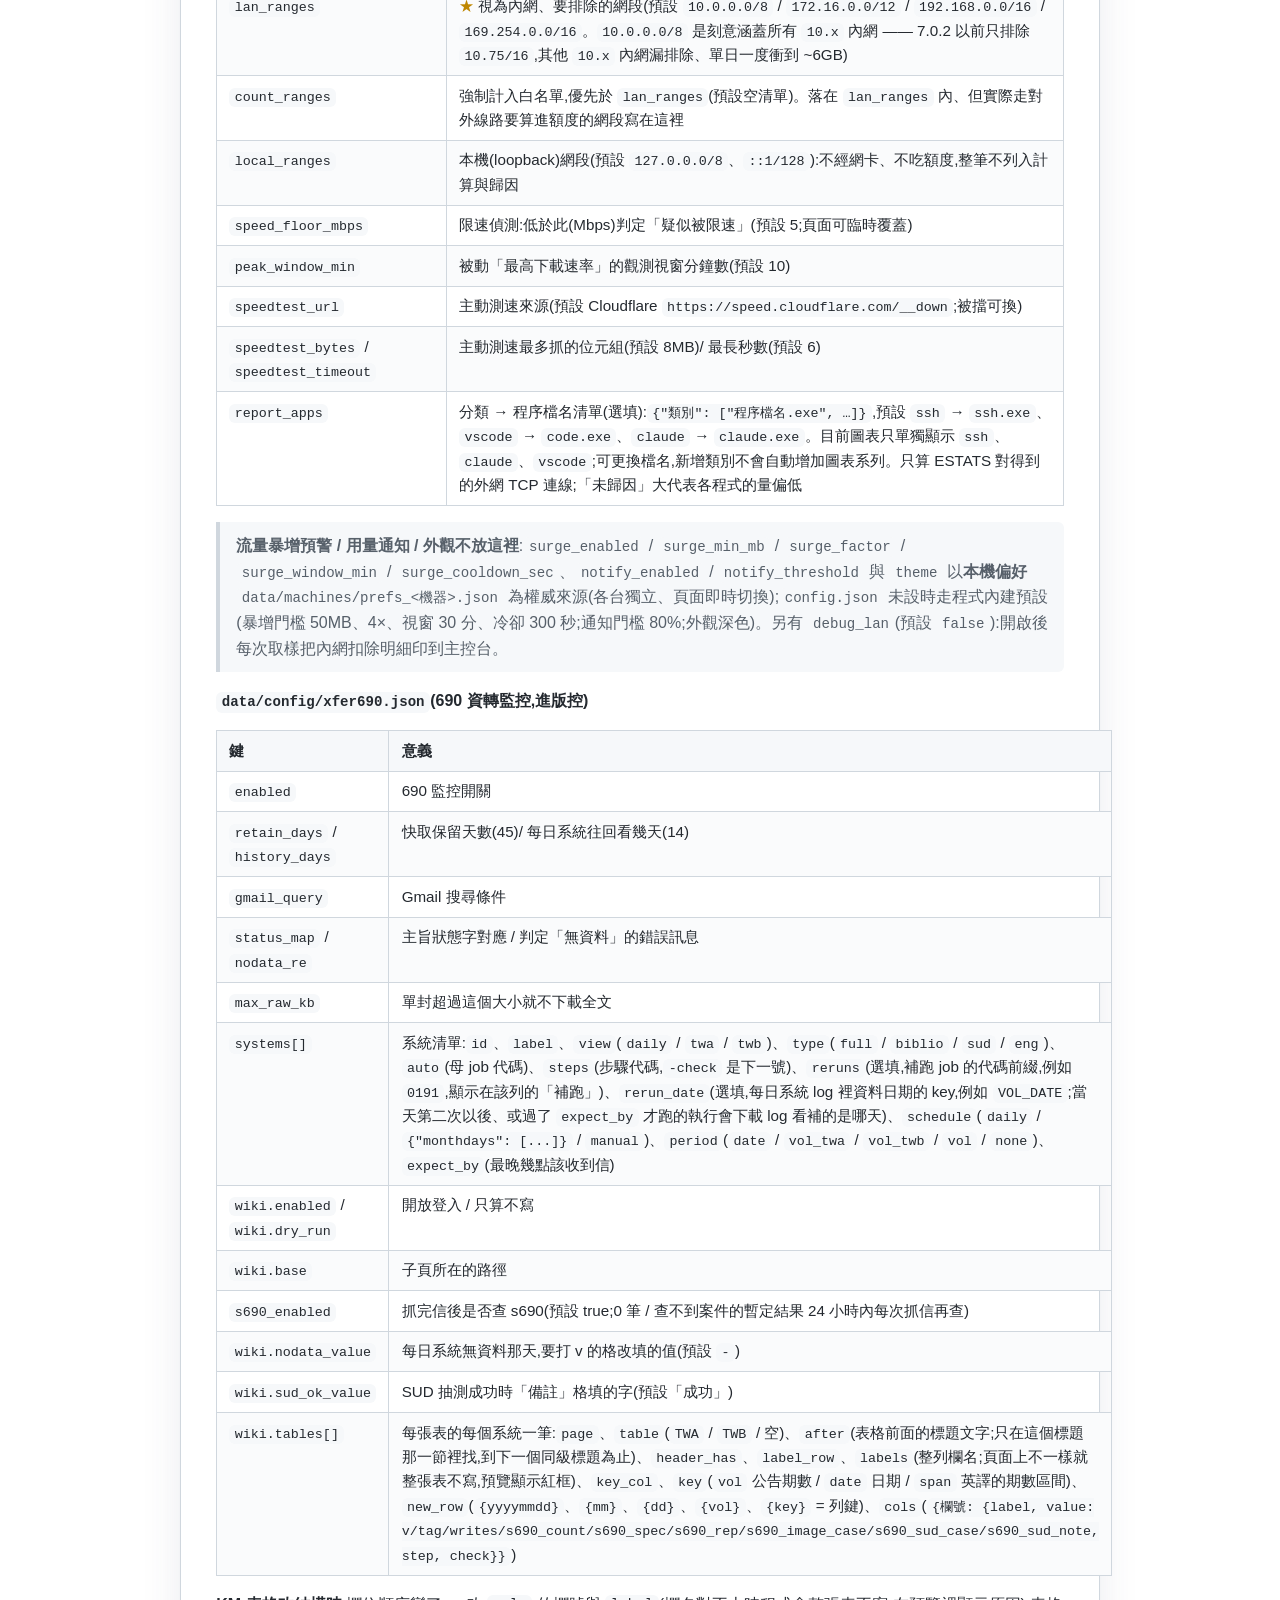
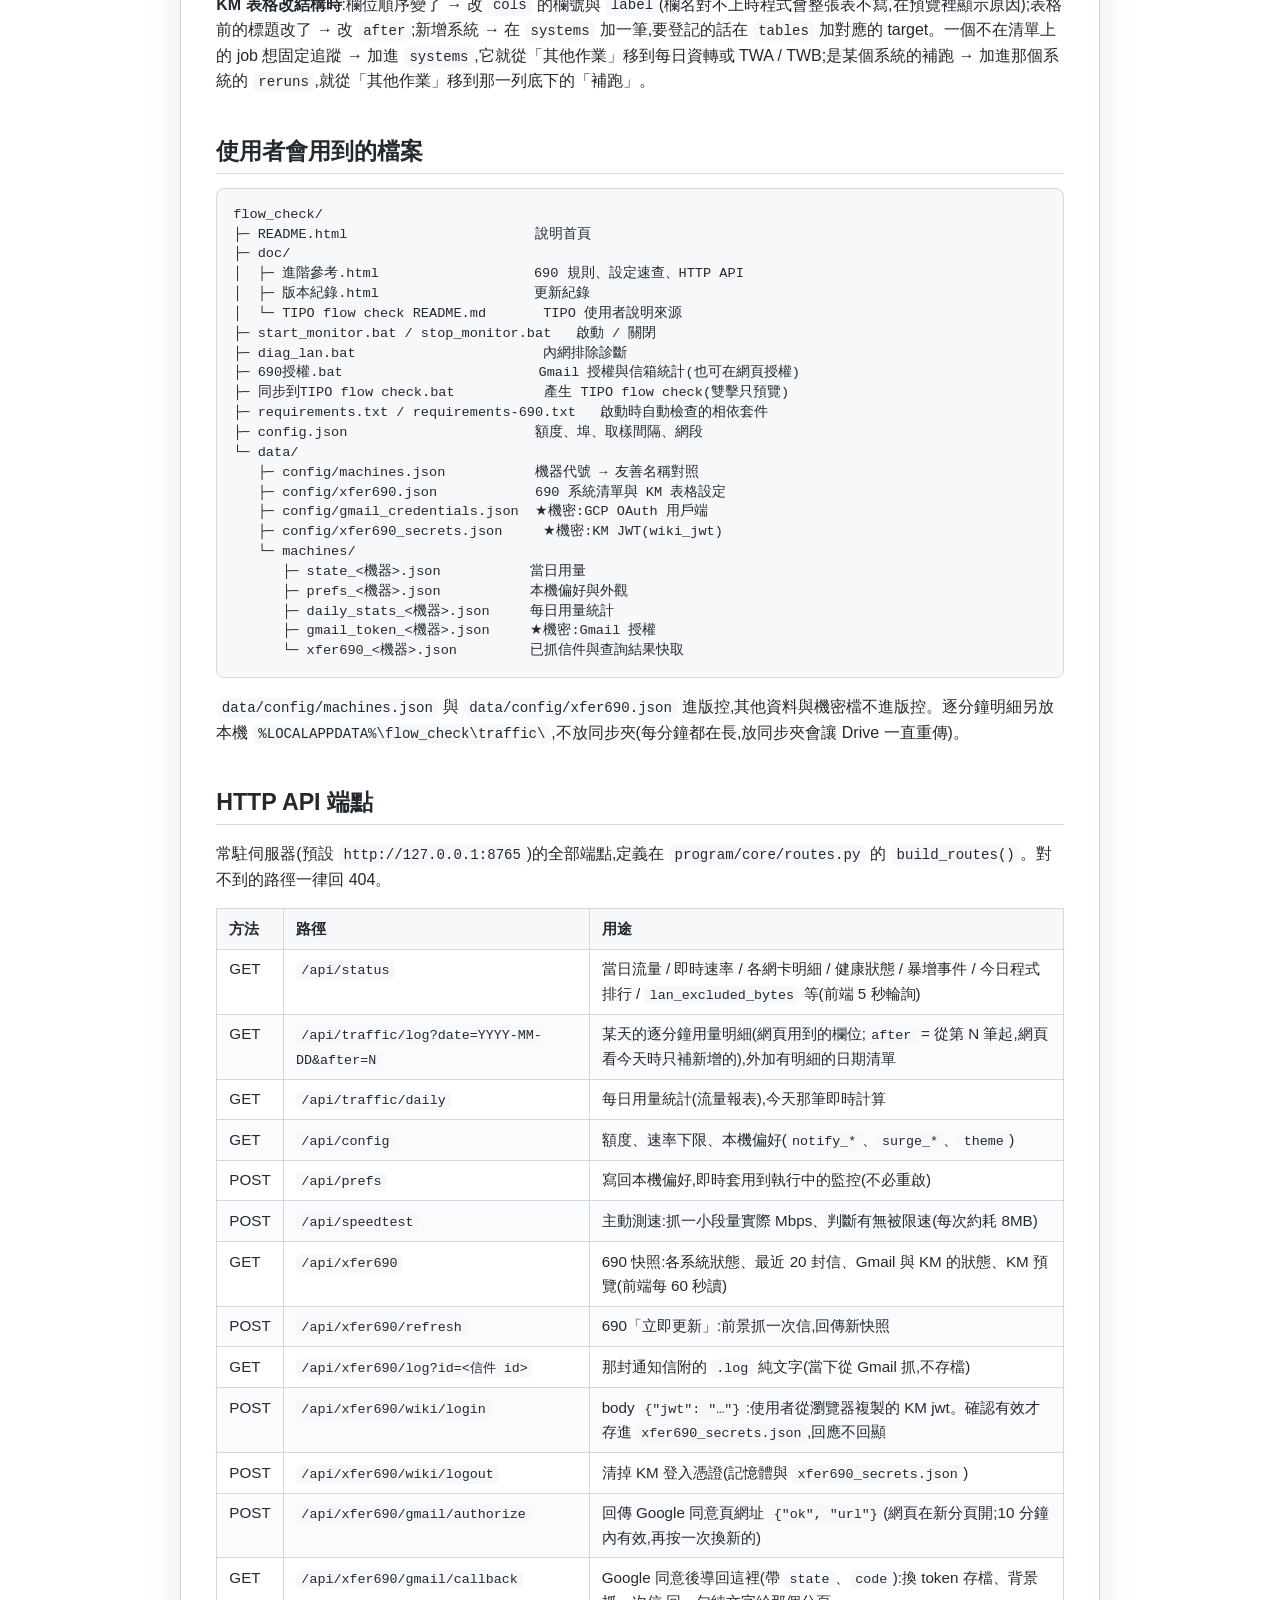
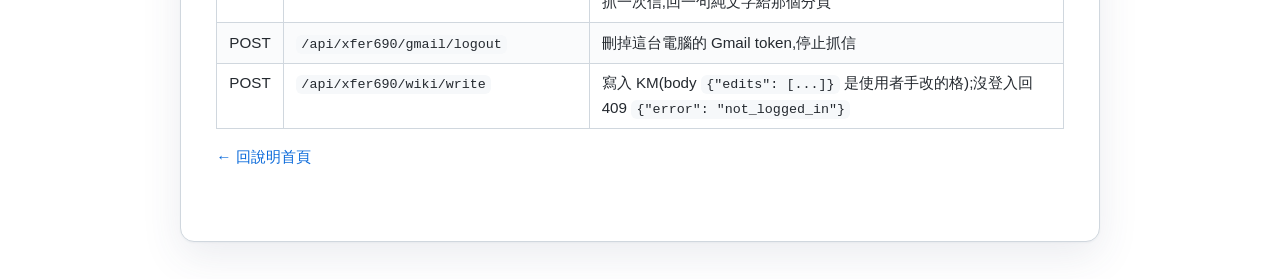
<file: doc/進階參考.html>
<!DOCTYPE html>
<html lang="zh-Hant">
<head>
<meta charset="UTF-8">
<meta name="viewport" content="width=device-width, initial-scale=1.0">
<title>Flow Check — 進階參考</title>
<link rel="icon" href="data:image/svg+xml,%3Csvg%20xmlns='http://www.w3.org/2000/svg'%20viewBox='0%200%2064%2064'%3E%3Crect%20x='4'%20y='4'%20width='56'%20height='56'%20rx='14'%20fill='%239e80db'/%3E%3Cg%20fill='%23fff'%20fill-opacity='.92'%3E%3Crect%20x='15'%20y='36'%20width='9'%20height='14'/%3E%3Crect%20x='28'%20y='27'%20width='9'%20height='23'/%3E%3Crect%20x='41'%20y='18'%20width='9'%20height='32'/%3E%3C/g%3E%3C/svg%3E">
<style>
  :root {
    --fg: #24292f;
    --muted: #57606a;
    --border: #d0d7de;
    --bg-code: #f6f8fa;
    --accent: #0969da;
  }
  * { box-sizing: border-box; }
  html {
    min-height: 100%;
    background: linear-gradient(160deg, #eef2f8 0%, #e6ecf4 45%, #eceef3 100%) no-repeat fixed;
  }
  body {
    font-family: -apple-system, "Segoe UI", "Microsoft JhengHei", "PingFang TC", Roboto, Helvetica, Arial, sans-serif;
    line-height: 1.6;
    color: var(--fg);
    max-width: 920px;
    margin: 2.5rem auto;
    padding: 2.4rem 2.2rem 4rem;
    background: #fff;
    border: 1px solid var(--border);
    border-radius: 14px;
    box-shadow: 0 1px 2px rgba(27, 43, 75, 0.04), 0 14px 40px rgba(54, 73, 110, 0.10);
  }
  @media (max-width: 640px) {
    body { margin: 0 auto; border-radius: 0; border-left: 0; border-right: 0; padding: 1.6rem 1.1rem 3rem; }
  }
  h1, h2, h3 { line-height: 1.3; margin-top: 1.8em; margin-bottom: 0.6em; }
  h1 { font-size: 1.9rem; border-bottom: 1px solid var(--border); padding-bottom: 0.4em; }
  h2 { font-size: 1.45rem; border-bottom: 1px solid var(--border); padding-bottom: 0.3em; }
  h3 { font-size: 1.15rem; }
  h1 code.ver {
    font-size: 1rem;
    background: var(--accent);
    color: #fff;
    padding: 0.1em 0.5em;
    border-radius: 6px;
    vertical-align: middle;
  }
  hr { border: 0; border-top: 1px solid var(--border); margin: 2.2rem 0; }
  code {
    font-family: "SFMono-Regular", Consolas, "Liberation Mono", Menlo, monospace;
    background: var(--bg-code);
    padding: 0.15em 0.4em;
    border-radius: 6px;
    font-size: 0.88em;
  }
  pre {
    background: var(--bg-code);
    border: 1px solid var(--border);
    border-radius: 8px;
    padding: 1rem;
    overflow-x: auto;
    line-height: 1.45;
  }
  pre code { background: none; padding: 0; font-size: 0.85em; }
  table {
    border-collapse: collapse;
    width: 100%;
    margin: 1rem 0;
    font-size: 0.95rem;
  }
  th, td {
    border: 1px solid var(--border);
    padding: 0.5em 0.8em;
    text-align: left;
    vertical-align: top;
  }
  th { background: var(--bg-code); font-weight: 600; }
  tr:nth-child(even) td { background: #fafbfc; }
  blockquote {
    margin: 1rem 0;
    padding: 0.4em 1em;
    color: var(--muted);
    border-left: 4px solid var(--border);
    background: var(--bg-code);
    border-radius: 0 6px 6px 0;
  }
  blockquote p { margin: 0.3em 0; }
  ul { padding-left: 1.5em; }
  li { margin: 0.3em 0; }
  a { color: var(--accent); text-decoration: none; }
  a:hover { text-decoration: underline; }
  .star { color: #bf8700; }
  .lead { font-size: 1.05rem; }
  .steps li { margin: 0.5em 0; }
  .backlink { font-size: 0.95rem; margin-bottom: 0.5rem; }
</style>
</head>
<body>

<p class="backlink"><a href="../README.html">← 回說明首頁</a></p>

<h1>進階參考</h1>
<p>操作與功能見<a href="../README.html">說明首頁</a>;本頁放 690 的規則、設定、檔案位置與 HTTP API。開發架構與規範見 <a href="../.claude/CLAUDE.md">.claude/CLAUDE.md</a>。</p>

<blockquote>
  <p>改完 <code>program/core/</code>、<code>program/common/</code> 或 <code>program/xfer690/</code> 下的任何 <code>.py</code> 或 <code>config.json</code> 後需<strong>重新啟動</strong>才生效(網頁上方會自動跳「需重啟」橫幅提醒);改 <code>web/</code> 下的網頁檔重整即可。<code>xfer690.json</code> 每次抓信都會重讀。</p>
</blockquote>

<h2>690 資轉監控規則</h2>

<p>s690 的 Rundeck 每跑一個步驟就寄一封通知信(主旨像 <code>🔴【FAILURE】[s690] 012001-techreport-pdf-step1-raw | 01-tw/20-techreport-pdf</code>)。Rundeck 在內網連不到,所以只靠信。</p>

<h3>連線與憑證</h3>
<ul>
  <li>Gmail 走公開的 Google 端點,不用開 VPN、不用換網路。授權分頁被關掉就按「重新開啟授權頁」;已授權時卡片顯示<strong>登出</strong>(刪掉 token、停止抓信)。</li>
  <li>用 <code>690授權.bat</code> 授權完成後會印出近 30 天每個 job 的統計表(封數、成功失敗、時刻),拿來核對系統清單。</li>
  <li>KM 只開 Innovue OAuth 登入,程式沒辦法自己登入,所以要貼瀏覽器的 <code>jwt</code>。伺服器先跟 KM 確認有效才收下,存進 <code>data/config/xfer690_secrets.json</code> 的 <code>wiki_jwt</code>;KM 續期發的新憑證會自動寫回,失效時清掉、卡片要你重貼。</li>
  <li>不開 VPN 也能用 KM:那時 KM 走 Cloudflare,它擋 Python 預設的 User-Agent,程式送自己的 <code>flow-check-xfer690/1</code>。被閘道擋下(HTTP 401/403)算網路問題,不會清掉 <code>wiki_jwt</code>。</li>
  <li>三個機密檔(<code>gmail_credentials.json</code>、<code>gmail_token_&lt;機器&gt;.json</code>、<code>xfer690_secrets.json</code>)都不在版控內,也不會同步到 TIPO flow check。KM 登入憑證網頁送出後不會再回傳或顯示。</li>
</ul>

<h3>畫面細節</h3>
<ul>
  <li><strong>每日資轉</strong>:磚裡有狀態、收信或最晚時間,以及步驟一顆點(步驟和它的 <code>-check</code> 併成一顆,兩個都成功才算綠)。系統有設定 <code>reruns</code> 的(目前是搜尋後續),磚塊底下多一行「補跑」:近 7 天每個補跑作業只看最新一次,成功的一顆綠點,失敗的寫出作業名稱和「失敗」log 連結,算在每日資轉的警示。設了 <code>rerun_date</code> 的(目前是技術報告)補跑前幾天的資料時,也列在「補跑」,並算回資料那一天;KM 上那天原本填的「-」(<code>nodata_value</code>)補跑成功後改成 v,其他人填的值照樣不覆寫。</li>
  <li><strong>TWA 公開 / TWB 公告</strong>:只追蹤最近一個月(TWA 2 期、TWB 3 期);近一個月內補跑的舊期列在「更早的期」。</li>
  <li><strong>其他作業</strong>:手動作業依作業名稱(去掉 <code>-stepN-…</code>)一個作業一塊磚(新的在前,失敗的整塊淡紅底),同名的不論成功或失敗只列最新一次(失敗會算警示);維運 99xxxx 只列最後一次。</li>
  <li>「失敗」連結打開那封信附的 <code>.log</code>,自動捲到 <code>error:</code> 那一行(伺服器當下抓,不存檔)。主頁籤的 ⚠ = 有轉置警示(690資轉)或連線問題(信件與連線)。</li>
</ul>

<h3>狀態的意思</h3>
<table>
  <thead><tr><th>狀態</th><th>意思</th></tr></thead>
  <tbody>
    <tr><td>成功</td><td>步驟與它的 check 都成功</td></tr>
    <tr><td>無資料</td><td>step1-raw 失敗,原因是 <code>GCS 資料夾無檔案</code>。<strong>每日系統</strong>不算警示,KM 那幾格填 <code>-</code>(<code>wiki.nodata_value</code>),不打 v;<strong>期別系統</strong>代表那期檔案還沒到,算警示、不寫 KM</td></tr>
    <tr><td>失敗</td><td>有失敗信。之後的步驟顯示「沒有執行」</td></tr>
    <tr><td>該到沒到</td><td>過了 <code>expect_by</code> 還沒收到信;或一次執行收到幾步之後就沒信了(期別系統以最後一封信後 2 小時為期限)</td></tr>
    <tr><td>還沒跑到</td><td>還沒到 <code>expect_by</code></td></tr>
    <tr><td>無法判定</td><td>主旨的狀態字不是 SUCCESS / FAILURE</td></tr>
  </tbody>
</table>
<p>同一期跑了好幾次(例如前一天無資料、隔天重跑成功)以最後一次為準。<strong>不定期</strong>的系統(全文、英譯)沒有排程,不會報「該到沒到」。</p>

<h3>期別怎麼對應到 KM 的列</h3>
<ul>
  <li>每日系統:一天一列,列鍵是執行日期(<code>2026/10/01</code>)。</li>
  <li>書目、雜項、全文:列鍵是<strong>公告期數</strong>,取自 log 的 <code>RUNDECK:DATA:VOL</code>(手動補跑舊期也會歸到正確的期,不看收信日期)。期數與日期互換:TWB 每月 1、11、21 日,<code>VOL = (年−1973)×100 + (月−1)×3 + 第幾旬</code>;TWA 每月 1、16 日,<code>VOL = (年−2002)×100 + (月−1)×2 + 上/下半月</code>。</li>
  <li>英譯(TW英譯En 頁):列鍵是<strong>期數區間</strong>(<code>5325 ~ 5327</code>),取自 log 的 <code>FILE_I</code>(公告)/ <code>FILE</code>(公開)檔名 <code>TW__I_20260901_5325_to_20260921_5327_complete</code>。同一個區間重跑好幾次是同一列,每個步驟以最後一次為準。無資料(那批檔案還沒到)跟期別系統一樣算警示、不寫 KM。</li>
  <li>TW影像GCS 頁:列跟書目的期數走(書目有收到信的期),說明書 / 代表圖由 s690 抽查(見下面)。</li>
  <li>一次手動執行可能連跑好幾期,所以同一系統的信以「step1-raw 那封」或「跟上一封相隔超過 2 小時」切段,段裡其他信沿用該段的期數。</li>
</ul>

<h3>寫 KM 的規則</h3>
<ul>
  <li><strong>只填空格</strong>:格子已經有值就不動(<code>2026xxxx</code> 這種佔位字當空格);值不同在預覽裡用波浪底線標出。</li>
  <li>打 <code>v</code> 的格:那一步<strong>和它的 check</strong> 都成功才打。</li>
  <li>筆數欄(書目頁的 Biblio、Gazette SUD):填 L1 那封信 log 的 <code>writes</code>,而且<strong>整期每一步都成功</strong>才填。</li>
  <li>缺列就照列鍵順序插入;列鍵比表格最舊的一列還舊時不插入。</li>
  <li>目標列以外的每一行逐位元組不變;欄名對不上時整張表不寫;內容沒變不送更新;一頁失敗不影響其他頁。</li>
  <li><strong>手動修改</strong>:KM 登記頁點任一格可改(Enter 存、Esc 取消),寫入時一起送出。這是唯一會覆寫非空值的路徑,而且伺服器會先確認頁面上那格還是你看到的值,不是就整筆不寫、列為衝突。</li>
  <li><code>xfer690.json</code> 的 <code>wiki.dry_run</code> 是 <code>true</code> 時,按「寫入 KM」只算結果、不真的寫。</li>
  <li><strong>s690 查詢</strong>(抓完信後在背景查,整期成功才查;結果存在快取,同一期不重查,重跑過才重查):
    <ul>
      <li>690查詢筆數:進階檢索、案件類型 TWA / TWB、<code>PD:[那期日期 TO 那期日期]</code> 的總筆數。跟 Biblio 不同時照填,預覽標波浪線。</li>
      <li>SUD抽測案例 / 備註:從雜項 log 取這期有的雜項類型(不含公告目錄、發明公開目錄),<code>MS:(類型…) AND MS:&lt;卷&gt; AND MS:&lt;期&gt;</code> 取第一筆「雜項真的刊在這一期」的案件(最多看 120 筆)。讓與比對書目的目前專利權人、消滅比對案件狀態,其他類型只確認查得到。正確 → 案例填 <code>TW</code> + 公開 / 公告號、備註填 <code>成功</code>;不符或找不到 → 兩格都不填,預覽的 tooltip 寫原因。</li>
      <li>TW影像GCS:<code>OGV:&lt;卷&gt; AND OGN:&lt;期&gt;</code> 的第一筆,有說明書 / 代表圖就打 <code>v</code>;「抽查案號」填那一筆的 <code>TW</code> + 公開 / 公告號(說明書 / 代表圖沒有也照填)。</li>
      <li>s690 連不上不影響抓信與其他欄;<code>s690_enabled</code> 可以關掉。</li>
    </ul>
  </li>
</ul>

<h3>流量預算</h3>
<p>抓信一律先只抓主旨與時間(每封約 2 KB),只有三種信才下載全文:失敗信、期別系統與英譯每段的第一封(帶出期數)、要填筆數的步驟。單封超過 <code>max_raw_kb</code>(預設 512 KB)也不下載。實測:第一次抓 45 天 495 封共 2.75 MB,之後每輪幾 KB。</p>

<h2>設定速查</h2>

<p><strong><code>config.json</code>(主程式設定)</strong></p>
<table>
  <thead><tr><th>鍵</th><th>意義</th></tr></thead>
  <tbody>
    <tr><td><code>quota_gb</code></td><td>每日流量額度(預設 2)</td></tr>
    <tr><td><code>port</code></td><td>網頁埠(預設 8765)</td></tr>
    <tr><td><code>sample_interval_sec</code></td><td>NIC 計費取樣間隔秒數(預設 60)</td></tr>
    <tr><td><code>lan_probe_interval_sec</code></td><td>內網 ESTATS 高頻探測間隔秒數(預設 1;越短越接得住短命內網連線)</td></tr>
    <tr><td><code>exclude_nics</code></td><td>計流量時要略過的網卡關鍵字(預設 <code>["Loopback","isatap","Teredo"]</code>)</td></tr>
    <tr><td><code>lan_ranges</code></td><td><span class="star">★</span> 視為內網、要排除的網段(預設 <code>10.0.0.0/8</code> / <code>172.16.0.0/12</code> / <code>192.168.0.0/16</code> / <code>169.254.0.0/16</code>。<code>10.0.0.0/8</code> 是刻意涵蓋所有 <code>10.x</code> 內網 —— 7.0.2 以前只排除 <code>10.75/16</code>,其他 <code>10.x</code> 內網漏排除、單日一度衝到 ~6GB)</td></tr>
    <tr><td><code>count_ranges</code></td><td>強制計入白名單,優先於 <code>lan_ranges</code>(預設空清單)。落在 <code>lan_ranges</code> 內、但實際走對外線路要算進額度的網段寫在這裡</td></tr>
    <tr><td><code>local_ranges</code></td><td>本機(loopback)網段(預設 <code>127.0.0.0/8</code>、<code>::1/128</code>):不經網卡、不吃額度,整筆不列入計算與歸因</td></tr>
    <tr><td><code>speed_floor_mbps</code></td><td>限速偵測:低於此(Mbps)判定「疑似被限速」(預設 5;頁面可臨時覆蓋)</td></tr>
    <tr><td><code>peak_window_min</code></td><td>被動「最高下載速率」的觀測視窗分鐘數(預設 10)</td></tr>
    <tr><td><code>speedtest_url</code></td><td>主動測速來源(預設 Cloudflare <code>https://speed.cloudflare.com/__down</code>;被擋可換)</td></tr>
    <tr><td><code>speedtest_bytes</code> / <code>speedtest_timeout</code></td><td>主動測速最多抓的位元組(預設 8MB)/ 最長秒數(預設 6)</td></tr>
    <tr><td><code>report_apps</code></td><td>分類 → 程序檔名清單(選填):<code>{"類別": ["程序檔名.exe", …]}</code>,預設 <code>ssh</code> → <code>ssh.exe</code>、<code>vscode</code> → <code>code.exe</code>、<code>claude</code> → <code>claude.exe</code>。目前圖表只單獨顯示 <code>ssh</code>、<code>claude</code>、<code>vscode</code>;可更換檔名,新增類別不會自動增加圖表系列。只算 ESTATS 對得到的外網 TCP 連線;「未歸因」大代表各程式的量偏低</td></tr>
  </tbody>
</table>

<blockquote>
  <p><strong>流量暴增預警 / 用量通知 / 外觀不放這裡</strong>:<code>surge_enabled</code> / <code>surge_min_mb</code> / <code>surge_factor</code> / <code>surge_window_min</code> / <code>surge_cooldown_sec</code>、<code>notify_enabled</code> / <code>notify_threshold</code> 與 <code>theme</code> 以<strong>本機偏好</strong> <code>data/machines/prefs_&lt;機器&gt;.json</code> 為權威來源(各台獨立、頁面即時切換);<code>config.json</code> 未設時走程式內建預設(暴增門檻 50MB、4×、視窗 30 分、冷卻 300 秒;通知門檻 80%;外觀深色)。另有 <code>debug_lan</code>(預設 <code>false</code>):開啟後每次取樣把內網扣除明細印到主控台。</p>
</blockquote>

<p><strong><code>data/config/xfer690.json</code>(690 資轉監控,進版控)</strong></p>
<table>
  <thead><tr><th>鍵</th><th>意義</th></tr></thead>
  <tbody>
    <tr><td><code>enabled</code></td><td>690 監控開關</td></tr>
    <tr><td><code>retain_days</code> / <code>history_days</code></td><td>快取保留天數(45)/ 每日系統往回看幾天(14)</td></tr>
    <tr><td><code>gmail_query</code></td><td>Gmail 搜尋條件</td></tr>
    <tr><td><code>status_map</code> / <code>nodata_re</code></td><td>主旨狀態字對應 / 判定「無資料」的錯誤訊息</td></tr>
    <tr><td><code>max_raw_kb</code></td><td>單封超過這個大小就不下載全文</td></tr>
    <tr><td><code>systems[]</code></td><td>系統清單:<code>id</code>、<code>label</code>、<code>view</code>(<code>daily</code> / <code>twa</code> / <code>twb</code>)、<code>type</code>(<code>full</code> / <code>biblio</code> / <code>sud</code> / <code>eng</code>)、<code>auto</code>(母 job 代碼)、<code>steps</code>(步驟代碼,<code>-check</code> 是下一號)、<code>reruns</code>(選填,補跑 job 的代碼前綴,例如 <code>0191</code>,顯示在該列的「補跑」)、<code>rerun_date</code>(選填,每日系統 log 裡資料日期的 key,例如 <code>VOL_DATE</code>;當天第二次以後、或過了 <code>expect_by</code> 才跑的執行會下載 log 看補的是哪天)、<code>schedule</code>(<code>daily</code> / <code>{&quot;monthdays&quot;: [...]}</code> / <code>manual</code>)、<code>period</code>(<code>date</code> / <code>vol_twa</code> / <code>vol_twb</code> / <code>vol</code> / <code>none</code>)、<code>expect_by</code>(最晚幾點該收到信)</td></tr>
    <tr><td><code>wiki.enabled</code> / <code>wiki.dry_run</code></td><td>開放登入 / 只算不寫</td></tr>
    <tr><td><code>wiki.base</code></td><td>子頁所在的路徑</td></tr>
    <tr><td><code>s690_enabled</code></td><td>抓完信後是否查 s690(預設 true;0 筆 / 查不到案件的暫定結果 24 小時內每次抓信再查)</td></tr>
    <tr><td><code>wiki.nodata_value</code></td><td>每日系統無資料那天,要打 v 的格改填的值(預設 <code>-</code>)</td></tr>
    <tr><td><code>wiki.sud_ok_value</code></td><td>SUD 抽測成功時「備註」格填的字(預設「成功」)</td></tr>
    <tr><td><code>wiki.tables[]</code></td><td>每張表的每個系統一筆:<code>page</code>、<code>table</code>(<code>TWA</code> / <code>TWB</code> / 空)、<code>after</code>(表格前面的標題文字;只在這個標題那一節裡找,到下一個同級標題為止)、<code>header_has</code>、<code>label_row</code>、<code>labels</code>(整列欄名;頁面上不一樣就整張表不寫,預覽顯示紅框)、<code>key_col</code>、<code>key</code>(<code>vol</code> 公告期數 / <code>date</code> 日期 / <code>span</code> 英譯的期數區間)、<code>new_row</code>(<code>{yyyymmdd}</code>、<code>{mm}</code>、<code>{dd}</code>、<code>{vol}</code>、<code>{key}</code> = 列鍵)、<code>cols</code>(<code>{欄號: {label, value: v/tag/writes/s690_count/s690_spec/s690_rep/s690_image_case/s690_sud_case/s690_sud_note, step, check}}</code>)</td></tr>
  </tbody>
</table>

<p><strong>KM 表格改結構時</strong>:欄位順序變了 → 改 <code>cols</code> 的欄號與 <code>label</code>(欄名對不上時程式會整張表不寫,在預覽裡顯示原因);表格前的標題改了 → 改 <code>after</code>;新增系統 → 在 <code>systems</code> 加一筆,要登記的話在 <code>tables</code> 加對應的 target。一個不在清單上的 job 想固定追蹤 → 加進 <code>systems</code>,它就從「其他作業」移到每日資轉或 TWA / TWB;是某個系統的補跑 → 加進那個系統的 <code>reruns</code>,就從「其他作業」移到那一列底下的「補跑」。</p>

<h2>使用者會用到的檔案</h2>

<pre><code>flow_check/
├─ README.html                       說明首頁
├─ doc/
│  ├─ 進階參考.html                   690 規則、設定速查、HTTP API
│  ├─ 版本紀錄.html                   更新紀錄
│  └─ TIPO flow check README.md       TIPO 使用者說明來源
├─ start_monitor.bat / stop_monitor.bat   啟動 / 關閉
├─ diag_lan.bat                       內網排除診斷
├─ 690授權.bat                        Gmail 授權與信箱統計(也可在網頁授權)
├─ 同步到TIPO flow check.bat           產生 TIPO flow check(雙擊只預覽)
├─ requirements.txt / requirements-690.txt   啟動時自動檢查的相依套件
├─ config.json                       額度、埠、取樣間隔、網段
└─ data/
   ├─ config/machines.json           機器代號 → 友善名稱對照
   ├─ config/xfer690.json            690 系統清單與 KM 表格設定
   ├─ config/gmail_credentials.json  ★機密:GCP OAuth 用戶端
   ├─ config/xfer690_secrets.json     ★機密:KM JWT(wiki_jwt)
   └─ machines/
      ├─ state_&lt;機器&gt;.json           當日用量
      ├─ prefs_&lt;機器&gt;.json           本機偏好與外觀
      ├─ daily_stats_&lt;機器&gt;.json     每日用量統計
      ├─ gmail_token_&lt;機器&gt;.json     ★機密:Gmail 授權
      └─ xfer690_&lt;機器&gt;.json         已抓信件與查詢結果快取</code></pre>

<p><code>data/config/machines.json</code> 與 <code>data/config/xfer690.json</code> 進版控,其他資料與機密檔不進版控。逐分鐘明細另放本機 <code>%LOCALAPPDATA%\flow_check\traffic\</code>,不放同步夾(每分鐘都在長,放同步夾會讓 Drive 一直重傳)。</p>

<h2>HTTP API 端點</h2>
<p>常駐伺服器(預設 <code>http://127.0.0.1:8765</code>)的全部端點,定義在 <code>program/core/routes.py</code> 的 <code>build_routes()</code>。對不到的路徑一律回 404。</p>
<table>
  <thead><tr><th>方法</th><th>路徑</th><th>用途</th></tr></thead>
  <tbody>
    <tr><td>GET</td><td><code>/api/status</code></td><td>當日流量 / 即時速率 / 各網卡明細 / 健康狀態 / 暴增事件 / 今日程式排行 / <code>lan_excluded_bytes</code> 等(前端 5 秒輪詢)</td></tr>
    <tr><td>GET</td><td><code>/api/traffic/log?date=YYYY-MM-DD&amp;after=N</code></td><td>某天的逐分鐘用量明細(網頁用到的欄位;<code>after</code> = 從第 N 筆起,網頁看今天時只補新增的),外加有明細的日期清單</td></tr>
    <tr><td>GET</td><td><code>/api/traffic/daily</code></td><td>每日用量統計(流量報表),今天那筆即時計算</td></tr>
    <tr><td>GET</td><td><code>/api/config</code></td><td>額度、速率下限、本機偏好(<code>notify_*</code>、<code>surge_*</code>、<code>theme</code>)</td></tr>
    <tr><td>POST</td><td><code>/api/prefs</code></td><td>寫回本機偏好,即時套用到執行中的監控(不必重啟)</td></tr>
    <tr><td>POST</td><td><code>/api/speedtest</code></td><td>主動測速:抓一小段量實際 Mbps、判斷有無被限速(每次約耗 8MB)</td></tr>
    <tr><td>GET</td><td><code>/api/xfer690</code></td><td>690 快照:各系統狀態、最近 20 封信、Gmail 與 KM 的狀態、KM 預覽(前端每 60 秒讀)</td></tr>
    <tr><td>POST</td><td><code>/api/xfer690/refresh</code></td><td>690「立即更新」:前景抓一次信,回傳新快照</td></tr>
    <tr><td>GET</td><td><code>/api/xfer690/log?id=&lt;信件 id&gt;</code></td><td>那封通知信附的 <code>.log</code> 純文字(當下從 Gmail 抓,不存檔)</td></tr>
    <tr><td>POST</td><td><code>/api/xfer690/wiki/login</code></td><td>body <code>{&quot;jwt&quot;: &quot;…&quot;}</code>:使用者從瀏覽器複製的 KM jwt。確認有效才存進 <code>xfer690_secrets.json</code>,回應不回顯</td></tr>
    <tr><td>POST</td><td><code>/api/xfer690/wiki/logout</code></td><td>清掉 KM 登入憑證(記憶體與 <code>xfer690_secrets.json</code>)</td></tr>
    <tr><td>POST</td><td><code>/api/xfer690/gmail/authorize</code></td><td>回傳 Google 同意頁網址 <code>{&quot;ok&quot;, &quot;url&quot;}</code>(網頁在新分頁開;10 分鐘內有效,再按一次換新的)</td></tr>
    <tr><td>GET</td><td><code>/api/xfer690/gmail/callback</code></td><td>Google 同意後導回這裡(帶 <code>state</code>、<code>code</code>):換 token 存檔、背景抓一次信,回一句純文字給那個分頁</td></tr>
    <tr><td>POST</td><td><code>/api/xfer690/gmail/logout</code></td><td>刪掉這台電腦的 Gmail token,停止抓信</td></tr>
    <tr><td>POST</td><td><code>/api/xfer690/wiki/write</code></td><td>寫入 KM(body <code>{&quot;edits&quot;: [...]}</code> 是使用者手改的格);沒登入回 409 <code>{&quot;error&quot;: &quot;not_logged_in&quot;}</code></td></tr>
  </tbody>
</table>

<p class="backlink"><a href="../README.html">← 回說明首頁</a></p>

</body>
</html>
</file>
<file: web/style.css>
/* ==========================================================================
   流量監控 —— Raycast × Y2K 紫
   ------------------------------------------------------------------------
   結構分三段,改東西前先認清要改哪一段:
     1) Token 區    只有值,沒有選擇器。換配色、換字級、換圓角都改這裡。
     2) 骨架區      每個元件的版面與尺寸,值一律走 token,不寫死顏色。
     3) 招牌招式區  光暈與毛玻璃等視覺效果。整段刪掉仍是一頁完整可用的介面。
   ------------------------------------------------------------------------
   這支檔同時供深色與淺色用,靠 <html data-theme> 切換 token;原版設計是另一支
   web/style-classic.css。三者由頁籤列右邊的外觀選單切換(見 index.html 的
   THEMES / applyTheme),選擇同時存 localStorage 與伺服器本機偏好,預設深色。
   ------------------------------------------------------------------------
   互動規則:任何 hover/focus 都不移動元素,只改變光(box-shadow)。
   版面因此是靜的,滑鼠掃過整頁不會有東西在跳。
   ------------------------------------------------------------------------
   顏色有兩種角色,別混用:
     主色       --btn 色塊填充 / --btn-ink 文字
     警示色     --danger|--ok 色塊 / --danger-ink|--ok-ink 文字
                --warn 琥珀(黃) / --warn-ink 文字
   文字版在淺色模式另外壓深 —— 底色與文字對比的需求方向相反,一個值兩用不夠。
   色相語意固定:紅=超標、黃=接近上限、綠=正常、藍=資訊。
   ------------------------------------------------------------------------
   字體一律系統內建 —— 這支程式在管流量額度,開頁去外網抓字型會扣自己的量。
   ========================================================================== */

/* ─── Token:淺色(預設,最接近現況)──────────────────────────────── */
:root {
  /* 流量報表的系列色(見檔尾「流量報表」段)。全部取自主題本身的色票:
     ssh = 主色紫(要強調的那一項)、Claude Code = 強調橘、VS Code = 藍、其他 = 進度條底色。
     深淺兩種外觀換 --btn / --accent / --blue 時這裡自動跟著換。 */
  --rp-ssh: var(--btn); --rp-claude: var(--accent); --rp-vscode: var(--blue); --rp-other: var(--track);
  --rp-axis: var(--line); --rp-hover: var(--btn-weak); --rp-font: var(--ff-ui);
  --rp-ring: #f7f3fd;
  --banner-pad: 12px 15px;
  --bg: #ece3fb;
  --body-pad: 28px 24px 40px;
  --btn: #853bf6;
  --btn-bd: 1px solid transparent;
  --btn-hover: #7430e8;
  --btn-line: rgba(139,69,245,.48);
  --btn-pad: 10px 20px;
  --btn-pad-sm: 6px 15px;
  --btn-r: 999px;
  --btn-weak: rgba(133,59,246,.14);
  /* ── 主色的「文字版」──
     --btn 是按鈕底色:要夠深才襯得起上面的白字。但同一個值拿來當文字色時,
     深色模式下對比只有 3.39(遠不足 4.5)—— 底色與文字色的需求方向相反,
     一個值兩用是解不開的,所以分成兩個 token:
       --btn      色塊填充(按鈕底、圓環、進度條、開關、勾選框)
       --btn-ink  文字(統計數字、強調字、hover 的圖示)
     兩者同色相,只有明度不同,看起來仍是同一個紫。 */
  --btn-ink: #7326e0;
  --card: rgba(255,255,255,.45);
  --card-bd: 1px solid rgba(255,255,255,.9);
  --card-pad: 24px 26px;
  --cell-pad: 8px 11px;
  /* ── 警示色 ──
     主色當色塊、ink 當文字;需要整塊底的(橫幅)另有 bg/line。
     danger 與 ok 用 Raycast 範本的色碼;warn 維持原專案的琥珀(黃)不動。
     ink 只在淺色模式另外壓深 —— 範本的值拿來當色塊夠用,但當文字對比不足
     (綠 3.63、紅 4.51),而文字與色塊的需求方向相反,同 --btn/--btn-ink 的道理。
     深色模式的 ink 直接等於主色(深底上本來就夠亮)。
     色相語意不變:紅=超標、綠=正常、黃=接近上限、藍=資訊。 */
  --danger: #d4176f;
  --danger-bg: rgba(212,23,111,.10);
  --danger-line: rgba(212,23,111,.28);
  --danger-ink: #ad1159;
  --dim: #5d5378;
  --donut-size: 204px;
  --dur: 420ms;
  --dur-fast: 180ms;
  --ease: cubic-bezier(.34,1.4,.64,1);
  /* 等寬字型沒有中文字:後面一定要接正黑體,否則「382,555 筆」「—」這類混了中文或全形符號的
     等寬格子會退回系統的細明體(再被硬加粗),和旁邊正黑體的文字對不起來。 */
  --ff-mono: "Cascadia Mono", "JetBrains Mono", Consolas, "Microsoft JhengHei UI", "Microsoft JhengHei",
             ui-monospace, monospace;
  --ff-ui: "Segoe UI", "Microsoft JhengHei UI", "Microsoft JhengHei", system-ui, sans-serif;
  --ff-display: var(--ff-ui);
  --ff-label: var(--ff-ui);
  --focus-ring: 0 0 0 3px var(--btn-weak);
  /* 字級階梯沿用專案原本那幾級,hero 改成隨寬度伸縮;卡片標題 h2 原本縮成 12px 標籤級太小,8.1.0 放大到 15px */
  --fs-hero: clamp(34px,4.6vw,44px);
  --fs-donut: 30px;
  --fs-num: 19px;
  --fs-h2: 15px;
  --fs-body: 14px;
  --fs-sm: 13px;
  --fs-hint: 12px;
  --fw-body: 500;
  --fw-hero: 600;
  --fw-label: 600;
  --fw-num: 600;
  --hd-pad: 10px 13px;
  --hole-size: 166px;
  --hole-bg: #f6f1fe;          /* 圓環中央的洞:實色,不可半透明(環色會透進來) */
  --info-bg: #e7f0ff;
  --info-line: #2b6cb0;
  --info-ink: #1a3e6e;
  --info-chip-bg: rgba(133,59,246,.16);
  --info-chip-fg: #6d28d9;
  --input-bd: 1px solid rgba(88,50,160,.18);
  --input-bg: rgba(255,255,255,.55);
  --input-pad: 8px 11px;
  --inset-bd: 1px solid var(--line);
  --knob: 21px;
  --knob-bg: #ffffff;
  --knob-on: 21px;
  --knob-sh: 0 1px 3px rgba(88,50,160,.35);
  --lh-body: 1.55;
  --line: rgba(88,50,160,.14);
  --ls-hero: -.02em;
  --ls-label: .06em;
  --ls-num: -.01em;
  /* 範本原值是 #7b7196,但那在卡片上的對比只有 4.03(未達 4.5)。
     這個色用在區塊標題、表頭與 .hint 小字,量不小 —— 同色相壓暗到 6b6180,
     對比拉到 5.14(頁底上 4.65),看得清楚但仍明顯次於主文字。 */
  --muted: #6b6180;
  --ok: #3f8f21;
  --ok-ink: #317219;
  --pop-bd: 1px solid rgba(255,255,255,.12);
  --pop-bg: rgba(38,26,62,.97);
  --pop-fg: #ffffff;
  --r-lg: 20px;
  --r-md: 12px;
  --r-pill: 999px;
  --r-sm: 8px;
  --row-bd: 1px solid var(--line);
  --row-hover: rgba(133,59,246,.05);
  --sh-card: 0 16px 40px rgba(88,50,160,.14);
  --sh-pop: 0 16px 40px rgba(28,18,48,.28);
  --sp-xs: 6px; --sp-sm: 10px; --sp-md: 16px; --sp-lg: 24px; --sp-xl: 34px;
  --stat-bd: 1px solid var(--line);
  --stat-pad: 0 18px;
  --surface: rgba(255,255,255,.34);
  --sw-off: rgba(88,50,160,.18);
  --sw-off-hover: rgba(88,50,160,.26);
  --sw-h: 25px; --sw-w: 44px; --sw-pad: 2px;
  --tab-hover: var(--btn-weak);
  --tab-on-bd: rgba(88,50,160,.16);
  --tab-on-bg: rgba(133,59,246,.13);
  --tab-on-fg: #5b21b6;
  --tab-pad: 6px 14px;
  --th-bg: rgba(255,255,255,.34);
  --th-fg: #6b6180;
  /* 捲動表格的釘頂表頭專用底色:必須實色(理由見 .hist-scroll 那段)。
     取和 --hole-bg 同一族的淺紫,比卡片略深,表頭才看得出是表頭。 */
  --th-solid: #efe8fb;
  --track: rgba(88,50,160,.12);
  --txt: #1c1230;
  --warn: #d98e04;
  --warn-bg: #fff4e0;
  --warn-line: #d98e04;
  --warn-ink: #7a5200;
  --wrap-max: 940px;
  /* 進度圖四條線 + 執行中狀態:沿用原專案的 --blue / --accent(橘) */
  --blue: #5b9bd5;
  --accent: #f97316;
  /* ── 底光三色的「搶眼程度」對齊 ──
     三顆光暈的原色彩度天生不同(紫最濃、藍最淡),同樣的不透明度疊上去,紫會比
     另外兩個濃一倍 —— 所以三個 alpha 不該相同。但要對齊的也不是彩度:
     底色 #ece3fb 自己就是淡紫(OKLCH 色相 302.7,和紫光暈的 302 幾乎同一個),
     紫疊上去等於「同色加深」會融進底色,藍離底色最遠,同樣彩度看起來就更跳。
     所以對齊的是「與底色的感知距離」ΔE(OKLab),三顆都調到 0.095:
       紫 a .22 → ΔE .095(彩度 .081)
       粉 a .30 → ΔE .095(彩度 .082)
       藍 a .48 → ΔE .095(彩度 .069 —— 彩度較低但離底色遠,看起來一樣重)
     深色版不動:那裡紫是全站主色(卡片光暈、圓環都是它),本來就該領先。 */
  --bg-soft: radial-gradient(ellipse 70% 55% at 16% 2%,  rgba(139,69,245,.22), transparent 62%),
             radial-gradient(ellipse 58% 42% at 84% 10%, rgba(255,95,174,.30), transparent 60%),
             radial-gradient(ellipse 66% 58% at 86% 72%, rgba(95,201,248,.48), transparent 64%),
             #ece3fb;
  /* ── 光暈:取代範本的微傾與 hover 位移 ──
     元素永遠不動,只有光在變。三階:idle 靜止時的底光、hover 變亮、focus 更強。
     光暈 = 一圈無位移的彩色外陰影(0 0 Npx),疊在原本的落地陰影之上。 */
  --glow-card: 0 0 46px rgba(139,69,245,.16), 0 16px 40px rgba(88,50,160,.14),
               0 1px 0 rgba(255,255,255,.85) inset;
  --glow-card-hi: 0 0 72px rgba(139,69,245,.30), 0 16px 40px rgba(88,50,160,.16),
                  0 1px 0 rgba(255,255,255,.95) inset;
  --glow-tile: 0 0 0 rgba(139,69,245,0);
  --glow-tile-hi: 0 0 26px rgba(139,69,245,.28);
  --glow-btn: 0 0 20px rgba(133,59,246,.35);
  --glow-ring: rgba(139,69,245,.45);
  --tile-bg: rgba(255,255,255,.34);
  --tile-bd: 1px solid rgba(88,50,160,.12);
  --tile-hover: rgba(255,255,255,.62);
}

/* ─── Token:深色(只覆寫「值」,骨架一行都不用改)───────────────── */
html[data-theme="dark"] {
  /* 流量報表:系列色跟著上面這組深色 token 自動換;只有圓點外圈要配深色的圖表底 */
  --rp-ring: #1d1628;
  --bg: #0c0714;
  --btn-hover: #9d63ff;
  --btn-weak: rgba(139,69,245,.18);
  --btn-ink: #b18cff;          /* 深底上的文字紫(對比 6.92) */
  --card: rgba(255,255,255,.055);
  --card-bd: 1px solid rgba(255,255,255,.10);
  /* 警示色深色版:色相和淺色完全相同(紅/琥珀/綠/藍),只把亮度拉高到深底看得見。
     底改成半透明同色薄膜,框保持實色 —— 深底上實色底塊會太搶。 */
  --danger: #ff5fae;
  --danger-bg: rgba(255,95,174,.14);
  --danger-line: rgba(255,95,174,.36);
  --danger-ink: #ff5fae;
  --dim: #b8b0cc;
  --info-bg: rgba(43,108,176,.22);
  --info-line: rgba(91,155,213,.5);
  --info-ink: #9ecbf5;
  --info-chip-bg: rgba(139,69,245,.24);
  --info-chip-fg: #cdb2ff;
  --input-bd: 1px solid rgba(255,255,255,.12);
  --input-bg: rgba(255,255,255,.06);
  --knob-sh: 0 1px 3px rgba(0,0,0,.5);
  --hole-bg: #18102a;
  --line: rgba(196,170,255,.13);
  /* 範本原值 #8e87a3 在卡片上是 5.27 —— 過得了門檻,但這個色幾乎都用在
     12px 的標題、表頭與 hint,深底上細字本來就比淺底難讀,實際看仍偏灰。
     同色相提亮到 a49db8(6.95),小字看得清楚,又還是明顯次於白色主文。 */
  --muted: #a49db8;
  --ok: #9fe870;
  --ok-ink: #9fe870;
  --pop-bd: 1px solid rgba(196,170,255,.16);
  --pop-bg: rgba(34,26,50,.96);
  --row-hover: rgba(255,255,255,.055);
  --sh-card: 0 16px 40px rgba(0,0,0,.40);
  --sh-pop: 0 16px 40px rgba(0,0,0,.5);
  --surface: rgba(255,255,255,.04);
  --sw-off: rgba(255,255,255,.14);
  --sw-off-hover: rgba(255,255,255,.2);
  --tab-on-bd: rgba(255,255,255,.18);
  --tab-on-bg: rgba(255,255,255,.12);
  --tab-on-fg: #ffffff;
  --th-bg: rgba(255,255,255,.05);
  --th-fg: #a49db8;
  --th-solid: #1b1430;
  --track: rgba(255,255,255,.10);
  --txt: #ffffff;
  --warn: #fcc419;
  --warn-bg: rgba(217,142,4,.20);
  --warn-line: rgba(217,142,4,.55);
  --warn-ink: #ffd75e;
  --blue: #74b3ef;
  --accent: #ff922b;
  --bg-soft: radial-gradient(ellipse 70% 50% at 18% 0%,  rgba(139,69,245,.34), transparent 62%),
             radial-gradient(ellipse 60% 45% at 82% 8%,  rgba(255,95,174,.22), transparent 62%),
             radial-gradient(ellipse 80% 40% at 50% 96%, rgba(95,201,248,.16), transparent 66%),
             #0c0714;
  /* 深色的光暈可以放得更開、更亮 —— 深底本來就是給光發揮的地方 */
  --glow-card: 0 0 60px rgba(139,69,245,.22), 0 16px 40px rgba(0,0,0,.42),
               0 1px 0 rgba(255,255,255,.06) inset;
  --glow-card-hi: 0 0 96px rgba(139,69,245,.42), 0 16px 40px rgba(0,0,0,.46),
                  0 1px 0 rgba(255,255,255,.10) inset;
  --glow-tile: 0 0 0 rgba(139,69,245,0);
  --glow-tile-hi: 0 0 32px rgba(139,69,245,.38);
  --glow-btn: 0 0 24px rgba(139,69,245,.5);
  --glow-ring: rgba(157,99,255,.55);
  --tile-bg: rgba(255,255,255,.05);
  --tile-bd: 1px solid rgba(255,255,255,.09);
  --tile-hover: rgba(255,255,255,.085);
}

/* ─── 骨架:基本版面 ─────────────────────────────────────────────── */
* { box-sizing: border-box; }
html { overflow-y: scroll; }
body { margin: 0; background: var(--bg); color: var(--txt);
       font-family: var(--ff-ui); font-size: var(--fs-body); padding: var(--body-pad);
       line-height: var(--lh-body); text-wrap: pretty; -webkit-font-smoothing: antialiased; }
.wrap { max-width: var(--wrap-max); margin: 0 auto; display: grid; gap: var(--sp-lg); }
.card { background: var(--card); border: var(--card-bd); border-radius: var(--r-lg);
        padding: var(--card-pad); box-shadow: var(--sh-card); }
.panel.hidden { display: none; }
.panel { display: grid; gap: var(--sp-lg); }

/* ─── 骨架:標題 / 主數字 ────────────────────────────────────────── */
h2 { margin: 0; font-family: var(--ff-label); font-size: var(--fs-h2); font-weight: var(--fw-label);
     color: var(--txt); letter-spacing: .02em; }
h3 { margin: 0; font-size: var(--fs-num); font-weight: var(--fw-label); color: var(--txt); }
.big { font-family: var(--ff-display); font-size: var(--fs-hero); font-weight: var(--fw-hero);
       letter-spacing: var(--ls-hero); line-height: 1.04; color: var(--txt); }
.big .unit { font-size: var(--fs-num); color: var(--muted); font-weight: var(--fw-body); letter-spacing: 0; }
.sub { color: var(--muted); font-size: var(--fs-sm); margin-top: var(--sp-xs); }
.hint { color: var(--muted); font-size: var(--fs-hint); }

/* ─── 骨架:主區(左數字 + 右圓環)──────────────────────────────── */
.calc-hero { display: flex; gap: var(--sp-xl); align-items: center; flex-wrap: wrap;
             margin-top: var(--sp-sm); }
.calc-hero .col { flex: 1 1 330px; display: flex; flex-direction: column; justify-content: flex-start; }
.calc-hero .big { margin-top: 4px; }
.calc-hero .sub { margin-top: var(--sp-xs); }
.calc-hero .row { margin-top: var(--sp-md); }
.donutarea { flex: 0 1 auto; display: flex; justify-content: center; align-items: center; min-width: 200px; }
.donutwrap { position: relative; display: inline-block; flex: 0 0 auto; }
.donut { width: var(--donut-size); height: var(--donut-size); border-radius: 50%;
         background: conic-gradient(var(--btn) 0deg, var(--track) 0deg);
         display: grid; place-items: center; cursor: help;
         transition: background var(--dur) var(--ease); }
/* 圓環中央的洞必須是不透明的:用半透明的 --card 會讓環的顏色透進來
   (例如進度轉琥珀時,中央百分比的底就跟著泛黃),所以另開一個實色 token。 */
.donut .hole { width: var(--hole-size); height: var(--hole-size); background: var(--hole-bg);
               border-radius: 50%; display: grid; place-items: center; text-align: center; }
.donut .pct { font-family: var(--ff-display); font-size: var(--fs-donut); font-weight: var(--fw-hero);
              color: var(--txt); letter-spacing: var(--ls-hero); }
.donuttip { position: absolute; left: 50%; bottom: -8px; transform: translate(-50%, 100%);
            background: var(--pop-bg); color: var(--pop-fg); padding: 8px 13px; border-radius: var(--r-sm);
            font-family: var(--ff-mono); font-size: var(--fs-hint); line-height: 1.6;
            white-space: nowrap; text-align: center; box-shadow: var(--sh-pop); border: var(--pop-bd);
            opacity: 0; pointer-events: none; transition: opacity var(--dur-fast) var(--ease); z-index: 5; }
.donutwrap:hover .donuttip { opacity: 1; }

/* ─── 骨架:指標欄 ───────────────────────────────────────────────── */
.row { display: flex; gap: 0; flex-wrap: wrap; margin-top: var(--sp-md); }
.stat { flex: 1 1 130px; min-width: 120px; padding: var(--stat-pad); border-left: var(--stat-bd); }
.stat:first-child { padding-left: 0; border-left: 0; }
.stat .k { font-family: var(--ff-label); color: var(--muted); font-size: var(--fs-hint);
           font-weight: var(--fw-label); letter-spacing: var(--ls-label); }
.stat .v { font-family: var(--ff-display); font-size: var(--fs-num); font-weight: var(--fw-num);
           margin-top: 3px; letter-spacing: var(--ls-num); color: var(--txt); }
@media (max-width: 560px) {
  .stat { flex-basis: 50%; min-width: 0; margin-top: var(--sp-sm); }
  .stat:nth-child(odd) { padding-left: 0; border-left: 0; }
}

/* ─── 骨架:表格 ─────────────────────────────────────────────────── */
table { width: 100%; border-collapse: collapse; margin-top: var(--sp-sm); font-size: var(--fs-sm); }
th, td { text-align: left; padding: var(--cell-pad); border-bottom: var(--row-bd); }
th { font-family: var(--ff-label); color: var(--th-fg); background: var(--th-bg);
     font-weight: var(--fw-label); font-size: var(--fs-hint); letter-spacing: var(--ls-label);
     white-space: nowrap; }
/* 數字欄和同一列的日期、名稱用同一套 UI 字型,只靠 tabular-nums(每個數字等寬)讓位數對齊。
   以前這裡套 --ff-mono(Cascadia Mono):同一列裡日期是 Segoe UI、數字是程式碼字型,
   數字又比上方統計卡(同樣是 Segoe UI)粗一截、窄一截,看起來像兩套字;
   表頭的中文還因為等寬字型沒有中文字,退回細明體被硬加粗。原版外觀一直是這個做法。 */
th.num, td.num { text-align: right; white-space: nowrap; font-variant-numeric: tabular-nums; }
td:first-child, th:first-child { max-width: 360px; overflow: hidden; text-overflow: ellipsis; }
tbody tr:last-child > td { border-bottom: 0; }
tbody tr:hover > td { background: var(--row-hover); }
.empty-row { color: var(--muted); text-align: center; padding: var(--sp-lg); font-size: var(--fs-sm); }
.nic-scroll { max-height: 280px; overflow: auto; }
.hist-scroll { max-height: 200px; overflow-y: auto; margin-top: var(--sp-sm);
               border: var(--inset-bd); border-radius: var(--r-md); background: var(--surface); }
.hist-scroll table { margin-top: 0; }
/* 可捲動的表(每日明細、用量明細、暴增紀錄):表頭釘在區塊頂端,捲動時不消失。
   兩點都是修過的坑,改動前請先讀:
   ① 底色一定要實色。表頭本來吃 --th-bg(半透明)+ backdrop-filter,捲動時資料列
      會從表頭底下透出來,看起來就像「筆數蓋住標題列」;backdrop-filter 碰上
      overflow 捲動容器並不保證生效,不能只靠它。
   ② 選擇器要逐層用 >,只釘「捲動容器直屬表格」的表頭。寫成後代選擇器的話,
      暴增紀錄那張藏在 td 裡的明細表(.surge-detail-table)表頭也會被釘住,
      展開後疊在外層表頭上。 */
.hist-scroll > table > thead > tr > th,
.nic-scroll > table > thead > tr > th {
  position: sticky; top: 0; z-index: 2;
  background: var(--th-solid); box-shadow: inset 0 -1px 0 var(--line); }

/* ─── 骨架:輸入框 / 下拉 / textarea ─────────────────────────────── */
input[type=number], input[type=text], select, textarea {
  background: var(--input-bg); border: var(--input-bd); color: var(--txt);
  border-radius: var(--r-sm); padding: var(--input-pad); font: inherit; font-size: var(--fs-sm);
  transition: border-color var(--dur-fast) var(--ease), box-shadow var(--dur-fast) var(--ease); }
input[type=number] { width: 78px; font-family: var(--ff-mono); font-variant-numeric: tabular-nums; }
/* 原生下拉「展開後」的選項面板由作業系統畫,收合時的外框才是 CSS 管得到的。
   option 預設背景透明、字色繼承 select(深色下是白字)→ 面板被系統畫成白底時
   會變成白字白底、整片看不到。所以 option 必須自己指定實色的底與字,
   不能只靠 color-scheme(它只換捲軸與外框,管不到面板底色)。 */
select { color-scheme: light; }
select option { background: var(--hole-bg); color: var(--txt); }
html[data-theme="dark"] select,
html[data-theme="dark"] input { color-scheme: dark; }
/* 深色時整頁的捲軸也跟著換,不然右側會留一條亮白 */
html[data-theme="dark"] { color-scheme: dark; }
input:hover, select:hover, textarea:hover { border-color: var(--btn-line); }
input:focus, select:focus, textarea:focus { outline: none; border-color: var(--btn); box-shadow: var(--focus-ring); }
hr.sep { border: none; border-top: var(--row-bd); margin: var(--sp-lg) 0; }

/* ─── 骨架:開關 ─────────────────────────────────────────────────── */
.switch { width: var(--sw-w); height: var(--sw-h); border-radius: var(--r-pill); background: var(--sw-off);
          border: 1px solid transparent; position: relative; cursor: pointer; display: inline-block;
          flex: 0 0 auto; transition: background var(--dur-fast) var(--ease); }
.switch:hover { background: var(--sw-off-hover); }
.switch.on, .switch.on:hover { background: var(--btn); border-color: var(--btn); }
.switch .knob { position: absolute; top: var(--sw-pad); left: var(--sw-pad);
                width: var(--knob); height: var(--knob); border-radius: 50%;
                background: var(--knob-bg); box-shadow: var(--knob-sh);
                transition: left var(--dur-fast) var(--ease); }
.switch.on .knob { left: var(--knob-on); }
.switch:focus-visible { outline: none; box-shadow: var(--focus-ring); }
.switchrow { display: flex; align-items: center; gap: var(--sp-sm); margin-top: var(--sp-md);
             font-size: var(--fs-body); }
.toggles { display: grid; grid-template-columns: 1fr 1fr; gap: var(--sp-md) var(--sp-xl);
           margin-top: var(--sp-lg); align-items: stretch; }
.toggles .switchrow { margin-top: 0; }
/* 開關數是奇數時,最後一個佔滿整列,不留半格空位(現在是 3 個:2 + 1) */
.toggles .switchrow:last-child:nth-child(odd) { grid-column: 1 / -1; }
@media (max-width: 620px) { .toggles { grid-template-columns: 1fr; } }

/* ─── 骨架:可收合面板 + 子頁籤 ─────────────────────────────────── */
.detailbox { margin-top: var(--sp-lg); border: var(--inset-bd); border-radius: var(--r-md);
             background: var(--surface); overflow: hidden; }
.detailhd { display: flex; align-items: center; gap: var(--sp-sm); padding: var(--hd-pad); user-select: none; }
.caret { display: inline-block; color: var(--muted); font-size: 19px; line-height: 1; cursor: pointer;
         padding: 2px 6px; border-radius: var(--r-sm);
         transition: transform var(--dur-fast) var(--ease), background var(--dur-fast) var(--ease); }
.caret:hover { background: var(--btn-weak); color: var(--btn-ink); }
.detailbox.open .caret { transform: rotate(90deg); }
.detailbody { display: none; padding: 0 var(--sp-md) var(--sp-md); }
.detailbox.open .detailbody { display: block; }
.tabpane { min-width: 0; }
.subtabs { display: flex; gap: 4px; align-items: center; flex-wrap: wrap; }
.subtab { font-family: var(--ff-label); padding: var(--tab-pad); border: 1px solid transparent;
          background: transparent; color: var(--dim); border-radius: var(--r-sm); cursor: pointer;
          font-size: var(--fs-sm); font-weight: var(--fw-label);
          transition: background var(--dur-fast) var(--ease), color var(--dur-fast) var(--ease); }
.subtab:hover { color: var(--txt); background: var(--tab-hover); }
.subtab.on, .subtab.on:hover { color: var(--tab-on-fg); background: var(--tab-on-bg);
                               border-color: var(--tab-on-bd); }
.subtab:focus-visible { outline: none; box-shadow: var(--focus-ring); }
.subtabs .info { margin-left: 6px; }

/* ─── 骨架:主頁籤列 ─────────────────────────────────────────────
   原版主頁籤用藍、子頁籤用紫;新版改成「主頁籤＝實心紫藥丸、子頁籤＝淡紫底」,
   靠深淺分層次而不是靠兩種色相,整頁只留一條主色線。 */
/* 頁籤列與外觀選單同一排:頁籤靠左長,外觀選單被推到最右。
   窄畫面時外觀選單自己換行到下一列靠右,不會把頁籤擠成兩行。 */
.tabbar { display: flex; align-items: center; justify-content: space-between;
          gap: var(--sp-sm) var(--sp-md); flex-wrap: wrap; }
.tabs { display: flex; gap: 6px; flex-wrap: wrap; }
/* ─── 自繪下拉選單(全站共用)─────────────────────────────────────
   原生 <select> 展開後的面板由作業系統畫 —— 方角、系統配色、自己的字體,
   和頁面收合時的樣子永遠對不起來,CSS 也管不到。所以按鈕與面板都自己畫:
   同一組圓角、同一個底色系統、同一個字級,展開收合看起來是同一個元件。
   結構由 util.js 的 enhanceSelect 產生(原生 select 留著但藏起來,
   value/onchange 照舊)。外觀選單 .themepick 另外只加它自己的定位。 */
.picker { position: relative; display: inline-block; }
.picker > select { position: absolute; opacity: 0; pointer-events: none;
                   width: 100%; height: 100%; left: 0; top: 0; }
.picker-btn {
  font-family: var(--ff-label); font-size: var(--fs-hint); font-weight: var(--fw-label);
  border: var(--inset-bd); border-radius: var(--r-pill);
  background: var(--surface); color: var(--txt); cursor: pointer;
  text-align: center; padding: 7px 30px 7px 16px; min-width: 104px; width: 100%;
  /* 下拉箭頭:內嵌 SVG(不外連)。SVG 的 stroke 吃不到 var(),深淺各給一次。 */
  background-image: url("data:image/svg+xml;charset=utf-8,%3Csvg xmlns='http://www.w3.org/2000/svg' viewBox='0 0 12 8'%3E%3Cpath d='M1 1.5 6 6.5l5-5' fill='none' stroke='%236b6180' stroke-width='1.8' stroke-linecap='round' stroke-linejoin='round'/%3E%3C/svg%3E");
  background-repeat: no-repeat; background-position: right 12px center; background-size: 10px 7px;
  transition: background-color var(--dur-fast) var(--ease), border-color var(--dur-fast) var(--ease),
              box-shadow var(--dur-fast) var(--ease); }
html[data-theme="dark"] .picker-btn {
  background-image: url("data:image/svg+xml;charset=utf-8,%3Csvg xmlns='http://www.w3.org/2000/svg' viewBox='0 0 12 8'%3E%3Cpath d='M1 1.5 6 6.5l5-5' fill='none' stroke='%23a49db8' stroke-width='1.8' stroke-linecap='round' stroke-linejoin='round'/%3E%3C/svg%3E"); }
.picker-btn:hover { border-color: var(--btn-line); background-color: var(--tab-hover); }
.picker-btn:focus-visible { outline: none; box-shadow: var(--focus-ring); }
/* 展開時按鈕維持高亮,和面板連成一體 */
.picker.open .picker-btn { border-color: var(--btn-line); background-color: var(--tab-hover); }
/* select disabled 時整顆變灰不可點 */
.picker.disabled .picker-btn { opacity: .5; cursor: not-allowed; }

/* 面板:和卡片同一套語彙(毛玻璃、同圓角家族、同陰影) */
.picker-menu {
  position: absolute; top: calc(100% + 6px); right: 0; z-index: 40; display: none;
  min-width: 100%; max-height: 320px; overflow-y: auto;
  padding: 5px; border: var(--card-bd); border-radius: var(--r-md);
  background: var(--pop-bg); box-shadow: var(--sh-pop);
  backdrop-filter: blur(22px) saturate(190%); }
.picker.open .picker-menu { display: block; }
/* 展開的面板要蓋過後面的兄弟區塊。招牌招式給卡片等都加了
   backdrop-filter,那會各自建立堆疊環境 —— DOM 在後面的區塊就會蓋住
   前面區塊裡的面板,單靠 .picker-menu 的 z-index 壓不過去。所以把「裝著展開
   選單的那個容器」整個抬起來。 */
.goal-chart-head:has(.picker.open),
.tabbar:has(.picker.open) { position: relative; z-index: 41; }
/* 用量明細的日期選單在 .detailbox 裡,而 .detailbox 有 overflow:hidden(圓角裁切),展開時放開 */
.detailbox:has(.picker.open) { overflow: visible; position: relative; z-index: 41; }
.picker-hd { padding: 5px 12px 6px; font-family: var(--ff-label); font-size: var(--fs-hint);
             font-weight: var(--fw-label); color: var(--pop-fg); opacity: .6;   /* 面板是 --pop-bg:淺色主題也是深底 */
             letter-spacing: var(--ls-label); white-space: nowrap; }
.picker-opt {
  display: block; width: 100%; text-align: left; white-space: nowrap;
  font-family: var(--ff-label); font-size: var(--fs-hint); font-weight: var(--fw-label);
  border: 0; border-radius: var(--r-sm); background: transparent; color: var(--pop-fg);
  padding: 7px 28px 7px 12px; cursor: pointer; position: relative;
  transition: background var(--dur-fast) var(--ease); }
.picker-opt:hover { background: rgba(255,255,255,.12); }
.picker-opt.on { color: #fff; background: var(--btn); }
/* 目前選用的那一項打勾(用 ::after 畫,不另外插 DOM) */
.picker-opt.on::after { content: "✓"; position: absolute; right: 10px; font-weight: 700; }
.picker-opt:focus-visible { outline: none; box-shadow: var(--focus-ring); }

/* 外觀選單:HTML 上同時掛 .picker 與 .themepick,樣式全部沿用上面那套,
   這裡只補「推到頁籤列最右」。 */
.themepick { margin-left: auto; }
.tab { font-family: var(--ff-label); padding: 8px 18px; border: 1px solid transparent;
       background: var(--surface); color: var(--dim); border-radius: var(--r-pill); cursor: pointer;
       font-size: var(--fs-sm); font-weight: var(--fw-label);
       transition: background var(--dur-fast) var(--ease), color var(--dur-fast) var(--ease),
                   box-shadow var(--dur-fast) var(--ease); }
.tab:hover { color: var(--txt); background: var(--tab-hover); }
.tab.on, .tab.on:hover { color: #fff; background: var(--btn); border-color: var(--btn); }
.tab:focus-visible { outline: none; box-shadow: var(--focus-ring); }

/* ─── 骨架:暴增列與明細 ────────────────────────────────────────── */
.surge-expand-col { width: 34px; padding-right: 0; text-align: center; }
.surge-expand { width: 23px; height: 23px; border: 0; border-radius: var(--r-sm); background: transparent;
                color: var(--muted); cursor: pointer; font-size: 15px; line-height: 1;
                transition: transform var(--dur-fast) var(--ease), background var(--dur-fast) var(--ease); }
.surge-expand:hover { background: var(--btn-weak); color: var(--btn-ink); }
.surge-group-row.open .surge-expand { transform: rotate(90deg); }
.surge-group-row > td { background: var(--card); }
.surge-group-row.open > td { background: var(--warn-bg); }
.surge-detail-row > td { padding: 0 var(--sp-md) var(--sp-md) 46px; background: var(--warn-bg); }
.surge-detail-wrap { overflow-x: auto; max-width: 100%; border: 1px solid var(--warn-line);
                     border-radius: var(--r-sm); background: var(--card); }
.surge-detail-table { min-width: 440px; margin: 0; font-size: var(--fs-hint); }
.surge-detail-table th, .surge-detail-table td { padding: 6px 9px; }
.surge-detail-table th { background: var(--warn-bg); color: var(--warn-ink); }

/* ─── 骨架:資訊 icon + 滑入提示 ────────────────────────────────── */
.info { display: inline-flex; align-items: center; justify-content: center;
        width: 16px; height: 16px; border-radius: 50%; flex: 0 0 auto;
        background: var(--info-chip-bg); color: var(--info-chip-fg);
        cursor: help; font: var(--fw-label) 11px/1 var(--ff-label); font-style: normal;
        position: relative; vertical-align: middle; margin-left: 5px;
        transition: background var(--dur-fast) var(--ease); }
.info::before { content: "i"; }
.info:hover { background: var(--btn-line); color: #fff; }
.info::after { content: attr(data-tip); position: absolute; left: 50%; bottom: calc(100% + 8px);
  transform: translateX(-50%); background: var(--pop-bg); color: var(--pop-fg);
  padding: 9px 13px; border-radius: var(--r-sm); border: var(--pop-bd); box-shadow: var(--sh-pop);
  font: var(--fw-body) var(--fs-hint)/1.6 var(--ff-ui);
  width: max-content; max-width: 280px; white-space: normal; text-align: left; letter-spacing: 0;
  opacity: 0; pointer-events: none; transition: opacity var(--dur-fast) var(--ease); z-index: 30; }
.info:hover::after, .info:focus::after { opacity: 1; }
.info:focus-visible { outline: none; box-shadow: var(--focus-ring); }
.info.down::after { top: calc(100% + 8px); bottom: auto; }

/* ─── 今日程式排行 / 用量明細(逐分鐘)──────────────────────────── */
/* 用量明細的日期/篩選:放在頁籤列最右,只在用量明細頁籤顯示 */
.calclog-tools { margin-left: auto; display: inline-flex; align-items: center; gap: var(--sp-sm); }
.calclog-tools label { display: inline-flex; align-items: center; gap: 5px; cursor: pointer;
                       color: var(--dim); font-size: var(--fs-hint); font-family: var(--ff-label);
                       font-weight: var(--fw-label); }
.calclog-tools input { accent-color: var(--btn); width: 15px; height: 15px; margin: 0; }
.calclog-tools .picker-btn { padding: 5px 26px 5px 11px; min-width: 0; }
td.dim { color: var(--muted); }
/* 今日程式排行:固定欄寬。自動欄寬會照內容撐,名稱長短不一時數字欄被擠得忽寬忽窄;
   固定後名稱過長就截斷加「…」(滑鼠移上看全名,見 renderApps 的 title)。 */
.apps-table { table-layout: fixed; }
.apps-table .c-app { width: 30%; }
.apps-table .c-exe { width: 20%; }
.apps-table .c-num { width: 12%; }
.apps-table .c-pct { width: 14%; }
.apps-table td:nth-child(-n+2) { white-space: nowrap; overflow: hidden; text-overflow: ellipsis; }
/* 窄畫面:占比只留數字、不畫長條,數字欄才不會被擠出格子 */
@media (max-width: 820px) {
  .apps-table .c-app { width: 28%; }
  .apps-table .c-exe { width: 18%; }
  .apps-table .c-num { width: 14%; }
  .apps-table .c-pct { width: 12%; }
  .apps-table .pctbar { display: none; }
}
.pctbar { display: inline-block; width: 46px; height: 6px; margin-right: 6px; vertical-align: middle;
          border-radius: 3px; background: linear-gradient(90deg, var(--btn) var(--p), var(--track) var(--p)); }

/* ─── 骨架:橫幅 ─────────────────────────────────────────────────
   底/框/字三件套完全照原專案:警告 #fff4e0 + #d98e04 + #7a5200,依此類推。
   字色用 ink(深一階),因為底是實色淺塊 —— 直接用框色會太淡、讀不清。 */
.banner { border-radius: var(--r-md); padding: var(--banner-pad); font-size: var(--fs-sm);
          font-weight: var(--fw-label); margin-bottom: var(--sp-md); }
.banner-warn   { background: var(--warn-bg);   border: 1px solid var(--warn-line);   color: var(--warn-ink); }
.banner-danger { background: var(--danger-bg); border: 1px solid var(--danger-line); color: var(--danger-ink); }
.banner-info   { background: var(--info-bg);   border: 1px solid var(--info-line);   color: var(--info-ink); }
.banner-x { cursor: pointer; }

/* ─── 骨架:按鈕 ─────────────────────────────────────────────────── */
/* 按鈕不做位移,hover 只換底色(光暈在招牌招式區補上) */
.btn { font-family: var(--ff-label); padding: var(--btn-pad); border-radius: var(--btn-r);
       border: var(--btn-bd); cursor: pointer; font-size: var(--fs-sm); font-weight: var(--fw-label);
       transition: background var(--dur-fast) var(--ease), color var(--dur-fast) var(--ease),
                   box-shadow var(--dur-fast) var(--ease), opacity var(--dur-fast) var(--ease); }
.btn-sm { font-size: var(--fs-sm); padding: var(--btn-pad-sm); }
.btn-go { background: var(--btn); color: #fff; }
.btn-go:hover:not(:disabled) { background: var(--btn-hover); }
.btn-go:disabled { opacity: .38; cursor: not-allowed; box-shadow: none; }
.btn:focus-visible { outline: none; box-shadow: var(--focus-ring); }

/* ─── 骨架:達標情況分析(SVG 折線圖)──────────────────────────── */
.goal-chart-head { display: flex; align-items: center; justify-content: space-between;
                   gap: var(--sp-sm); flex-wrap: wrap; }
.goal-month-label { display: inline-flex; align-items: center; gap: 6px; color: var(--muted);
                    font-size: var(--fs-sm); }
/* 月份選單比外觀選單窄一點,且不需要固定最小寬度 */
.goal-month-label .picker-btn { padding: 5px 26px 5px 11px; min-width: 0; }
.goal-mode-tabs { display: flex; gap: 4px; margin-top: var(--sp-md); }
.goal-mode { font-family: var(--ff-label); padding: var(--tab-pad); border: 1px solid transparent;
             border-radius: var(--r-sm); background: transparent; color: var(--dim); cursor: pointer;
             font-size: var(--fs-sm); font-weight: var(--fw-label);
             transition: background var(--dur-fast) var(--ease), color var(--dur-fast) var(--ease); }
.goal-mode:hover { background: var(--tab-hover); color: var(--txt); }
.goal-mode.on { background: var(--tab-on-bg); border-color: var(--tab-on-bd); color: var(--tab-on-fg); }
.goal-chart-wrap { position: relative; margin-top: var(--sp-sm); padding: 10px;
                   border: var(--inset-bd); border-radius: var(--r-md); background: var(--surface);
                   overflow: hidden; }
.goal-chart { display: block; width: 100%; height: auto; min-height: 220px; }
.goal-chart .grid { stroke: var(--line); stroke-width: 1; }
.goal-chart .axis-label { fill: var(--muted); font: var(--fs-hint) var(--ff-ui); }
.goal-tooltip { position: absolute; z-index: 2; max-width: 220px; padding: 8px 11px;
                border-radius: var(--r-sm); background: var(--pop-bg); color: var(--pop-fg);
                border: var(--pop-bd); font-size: var(--fs-hint); line-height: 1.5;
                box-shadow: var(--sh-pop); pointer-events: none; }
.goal-legend { display: flex; flex-wrap: wrap; gap: 14px; margin-top: var(--sp-sm);
               color: var(--muted); font-size: var(--fs-hint); min-height: 18px; }
.goal-legend span { display: inline-flex; align-items: center; gap: 5px; }
.goal-legend i { width: 20px; height: 3px; border-radius: 2px; background: var(--btn); }
@media (max-width: 620px) { .goal-chart { min-height: 190px; } .goal-chart-head { align-items: flex-start; } }

@media (prefers-reduced-motion: reduce) {
  * { animation-duration: .01ms !important; transition-duration: .01ms !important; }
}

/* ══ 招牌招式 ═══════════════════════════════════════════════════════
   四招:柔焦漸層底、毛玻璃面板、光暈、開關 tile。
   ── 光暈取代原本的「微傾 + hover 升起」──
   規則只有一條:任何互動都不准移動元素,只准改變光。
   所以這一區裡沒有 transform: translate / rotate,只有 box-shadow 在變。
   這樣滑鼠掃過整頁時版面是死的,只有光跟著游標亮起來,不會有東西在跳。
   這一整區可以整塊刪掉,刪掉後仍是一頁完整可用的介面(只是變樸素)。 */
body { background: var(--bg-soft); background-attachment: fixed; }
.card, .detailbox, .hist-scroll, .goal-chart-wrap {
  backdrop-filter: blur(22px) saturate(190%); }

/* 主卡:平放不傾斜,靜止時就帶一圈底光,滑入時光暈擴散變亮 */
.panel > .card:first-child { box-shadow: var(--glow-card);
  transition: box-shadow var(--dur) var(--ease); }
.panel > .card:first-child:hover { box-shadow: var(--glow-card-hi); }
/* 其餘卡片同樣有光,只是弱一階 */
.card { transition: box-shadow var(--dur) var(--ease); }
.card:hover { box-shadow: var(--glow-card-hi); }

/* 細節表:不升起,改成邊框透光 + 外圈光暈 */
.detailbox { box-shadow: var(--glow-tile);
             transition: box-shadow var(--dur-fast) var(--ease), border-color var(--dur-fast) var(--ease); }
.detailbox:hover { box-shadow: var(--glow-tile-hi); border-color: var(--glow-ring); }

/* 開關群:每列一張 tile,左側一顆擴充色點。hover 只有底色與光在變,tile 本身不動 */
.toggles { grid-template-columns: 1fr 1fr; gap: 10px; background: none; border: 0; padding: 0; }
.toggles .switchrow { padding: 13px 15px; border-radius: var(--r-md);
  background: var(--tile-bg); border: var(--tile-bd); align-items: center;
  backdrop-filter: blur(22px) saturate(190%); box-shadow: var(--glow-tile);
  transition: background var(--dur-fast) var(--ease), box-shadow var(--dur-fast) var(--ease),
              border-color var(--dur-fast) var(--ease); }
.toggles .switchrow:hover { background: var(--tile-hover); box-shadow: var(--glow-tile-hi);
                            border-color: var(--glow-ring); }
/* 色點自己也發光;開關打開時那一列的點亮起來(關著的點是暗的) */
.toggles .switchrow::before { content: ""; width: 7px; height: 7px; border-radius: 50%; flex: 0 0 auto;
  transition: box-shadow var(--dur) var(--ease), opacity var(--dur) var(--ease); opacity: .45; }
.toggles .switchrow:has(.switch.on)::before { opacity: 1; }
.toggles .switchrow:nth-child(1)::before { background: var(--btn); }
.toggles .switchrow:nth-child(1):has(.switch.on)::before { box-shadow: 0 0 9px var(--btn); }
.toggles .switchrow:nth-child(2)::before { background: var(--ok); }
.toggles .switchrow:nth-child(2):has(.switch.on)::before { box-shadow: 0 0 9px var(--ok); }
.toggles .switchrow:nth-child(3)::before { background: var(--warn); }
.toggles .switchrow:nth-child(3):has(.switch.on)::before { box-shadow: 0 0 9px var(--warn); }
.toggles .switchrow:nth-child(4)::before { background: var(--danger); }
.toggles .switchrow:nth-child(4):has(.switch.on)::before { box-shadow: 0 0 9px var(--danger); }

/* 打開的開關本體也帶一圈光,一眼看出哪些是開著的 */
.switch.on { box-shadow: var(--glow-btn); }
/* 圓環:沿著環緣一圈柔光,數字浮在光裡 */
.donut { box-shadow: 0 0 40px var(--glow-ring); }
/* 主按鈕:hover 時亮起而不位移 */
.btn-go { box-shadow: 0 0 0 rgba(0,0,0,0); }
.btn-go:hover:not(:disabled) { box-shadow: var(--glow-btn); }
/* 選中的頁籤持續發光 */
.tab.on, .tab.on:hover { box-shadow: var(--glow-btn); }

/* 鍵盤焦點一律蓋過上面那些裝飾光暈 —— 上面的光是「狀態」,這圈是「你現在在這」,
   兩者撞在一起時必須看得出焦點在哪,所以放最後並加一層 :is() 提高優先序。 */
:is(.btn, .tab, .subtab, .switch, .goal-mode, .surge-expand, .info):focus-visible {
  outline: none; box-shadow: var(--focus-ring), 0 0 18px var(--glow-ring); }

/* ─── 分頁微調 ───────────────────────────────────────────────────
   骨架給的是共通尺寸,這裡只補各分頁真正不一樣的地方(沿用原版的調整)。 */
.goal-chart-head h2 { margin: 0; }

/* ─── 流量報表(每日堆疊柱狀圖,js/report.js)────────────────────── */
/* 系列色依「ssh → Claude Code → VS Code」固定順序取色(藍、橘、青綠),深淺兩組都跑過
   色盲分離度檢查;「其他」是剩餘量,刻意用中性灰,不搶前三項的目光。 */
/* 逐時畫面標題前的「← 每日」返回鈕 */
/* 淡紫底膠囊,hover 變實心(跟 690 頁籤的返回鈕同一款) */
.rp-back { font: inherit; font-size: 13px; font-weight: 600; letter-spacing: 0; margin-right: 8px; padding: 6px 15px;
           cursor: pointer; white-space: nowrap; border: 0; border-radius: 999px;
           background: var(--btn-weak, var(--accent-soft, #ede7fb)); color: var(--btn-ink, var(--btn)); }
.rp-back:hover { background: var(--btn); color: #fff; }
.rp-back:focus-visible { outline: 2px solid var(--btn); outline-offset: 2px; }
/* 窄螢幕不讓圖縮到字看不清,改成外框橫向捲動 */
.rp-chart-wrap { overflow-x: auto; contain: inline-size; }   /* contain:不讓圖的最小寬度把整張卡片撐寬 */
.rp-chart { min-height: 240px; min-width: 600px; }
.rp-chart .rp-s-ssh { fill: var(--rp-ssh); }
.rp-chart .rp-s-claude { fill: var(--rp-claude); }
.rp-chart .rp-s-vscode { fill: var(--rp-vscode); }
.rp-chart .rp-s-other { fill: var(--rp-other); }
.rp-chart .rp-base { stroke: var(--rp-axis); stroke-width: 1; }
.rp-chart .rp-val { fill: var(--txt); font: 600 11px var(--rp-font); }
.rp-chart .rp-hit { fill: transparent; cursor: default; outline: none; }
.rp-chart .rp-hit.on { fill: var(--rp-hover); }
.rp-chart .rp-hit.pick { cursor: pointer; }
.rp-key { display: inline-block; width: 10px; height: 10px; border-radius: 2px; flex: none; }
/* 帶 i 前綴:要蓋過 .goal-legend i 的預設紫色線條 */
i.rp-key { width: 10px; height: 10px; border-radius: 2px; }
i.rp-k-ssh { background: var(--rp-ssh); }
i.rp-k-claude { background: var(--rp-claude); }
i.rp-k-vscode { background: var(--rp-vscode); }
i.rp-k-other { background: var(--rp-other); }
i.rp-k-total { background: transparent; }
/* 逐時折線:2px 線、端點圓點,滑到某個鐘點時那一刻的點放大、出現垂直十字線 */
.rp-chart .rp-line { fill: none; stroke-width: 2; stroke-linejoin: round; stroke-linecap: round; }
.rp-chart .rp-l-ssh { stroke: var(--rp-ssh); }
.rp-chart .rp-l-claude { stroke: var(--rp-claude); }
.rp-chart .rp-l-vscode { stroke: var(--rp-vscode); }
.rp-chart .rp-dot { stroke: var(--rp-ring); stroke-width: 2; pointer-events: none; }
.rp-chart .rp-dot.on { r: 5.5; }
.rp-chart .rp-d-ssh { fill: var(--rp-ssh); }
.rp-chart .rp-d-claude { fill: var(--rp-claude); }
.rp-chart .rp-d-vscode { fill: var(--rp-vscode); }
.rp-chart .rp-cross { stroke: var(--rp-axis); stroke-width: 1; pointer-events: none; }
/* 圖例:折線用短線、柱狀用色塊 */
i.rp-key.line { height: 3px; width: 16px; border-radius: 2px; }
.rp-tooltip { max-width: none; min-width: 170px; }
.rp-tip-hd { font-weight: 600; margin-bottom: 4px; }
.rp-tip-row { display: grid; grid-template-columns: 10px auto 1fr; align-items: center; gap: 7px;
              white-space: nowrap; }
.rp-tip-row b { text-align: right; font-variant-numeric: tabular-nums; }
.rp-tip-row span { opacity: .8; }
.rp-tip-row.total { margin-top: 3px; padding-top: 3px; border-top: 1px solid currentColor; border-color: rgba(127,127,127,.4); }
.rp-details { margin-top: var(--sp-sm); }
.rp-details summary { cursor: pointer; }
/* 今日程式排行 / 暴增紀錄:「未歸因」名稱後的說明 icon。提示框是 body 上的浮層(見 monitor.js),
   不會被表格捲動區塊裁掉;外觀與一般 .info 提示框相同。 */
.info-float::after { display: none; }
.info-pop { display: none; position: fixed; z-index: 1000; pointer-events: none;
  background: var(--pop-bg); color: var(--pop-fg);
  padding: 9px 13px; border-radius: var(--r-sm); border: var(--pop-bd); box-shadow: var(--sh-pop);
  font: var(--fw-body) var(--fs-hint)/1.6 var(--ff-ui);
  width: max-content; max-width: 280px; white-space: normal; text-align: left; letter-spacing: 0; }
</file>
